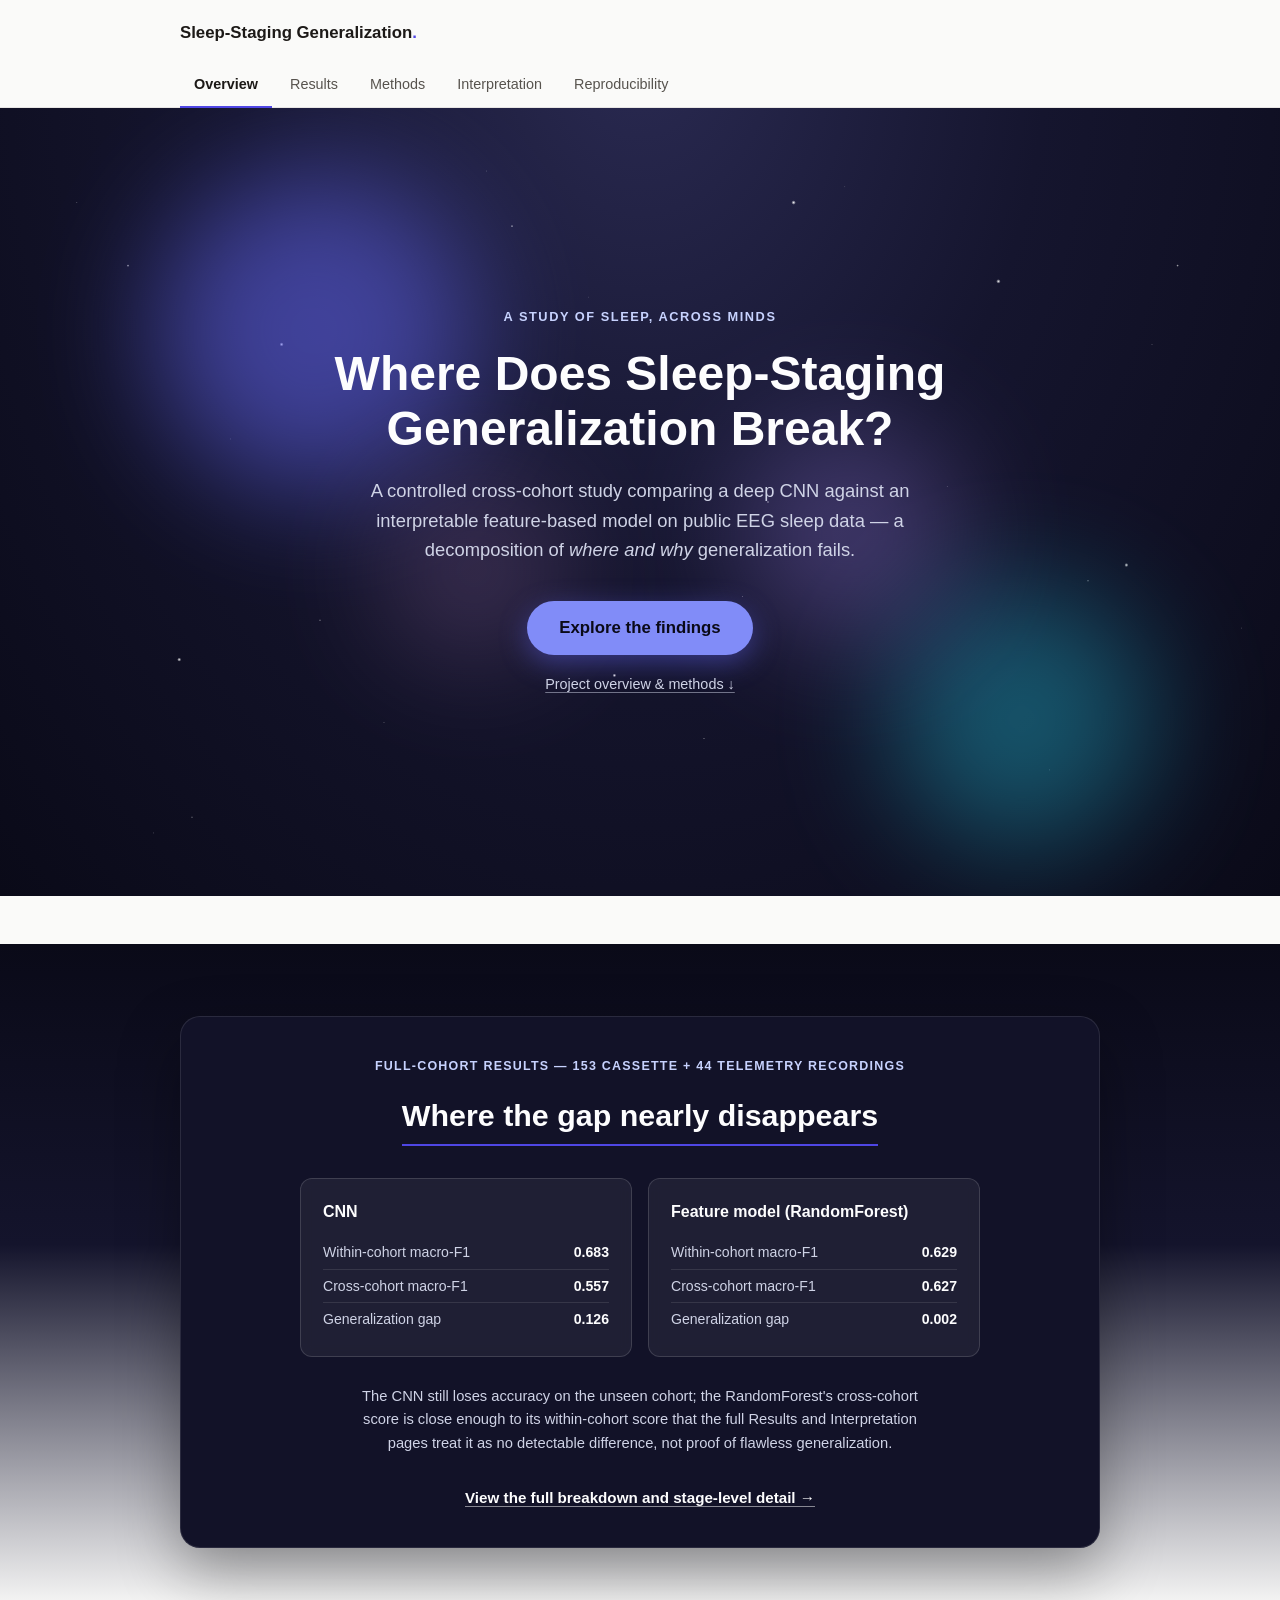
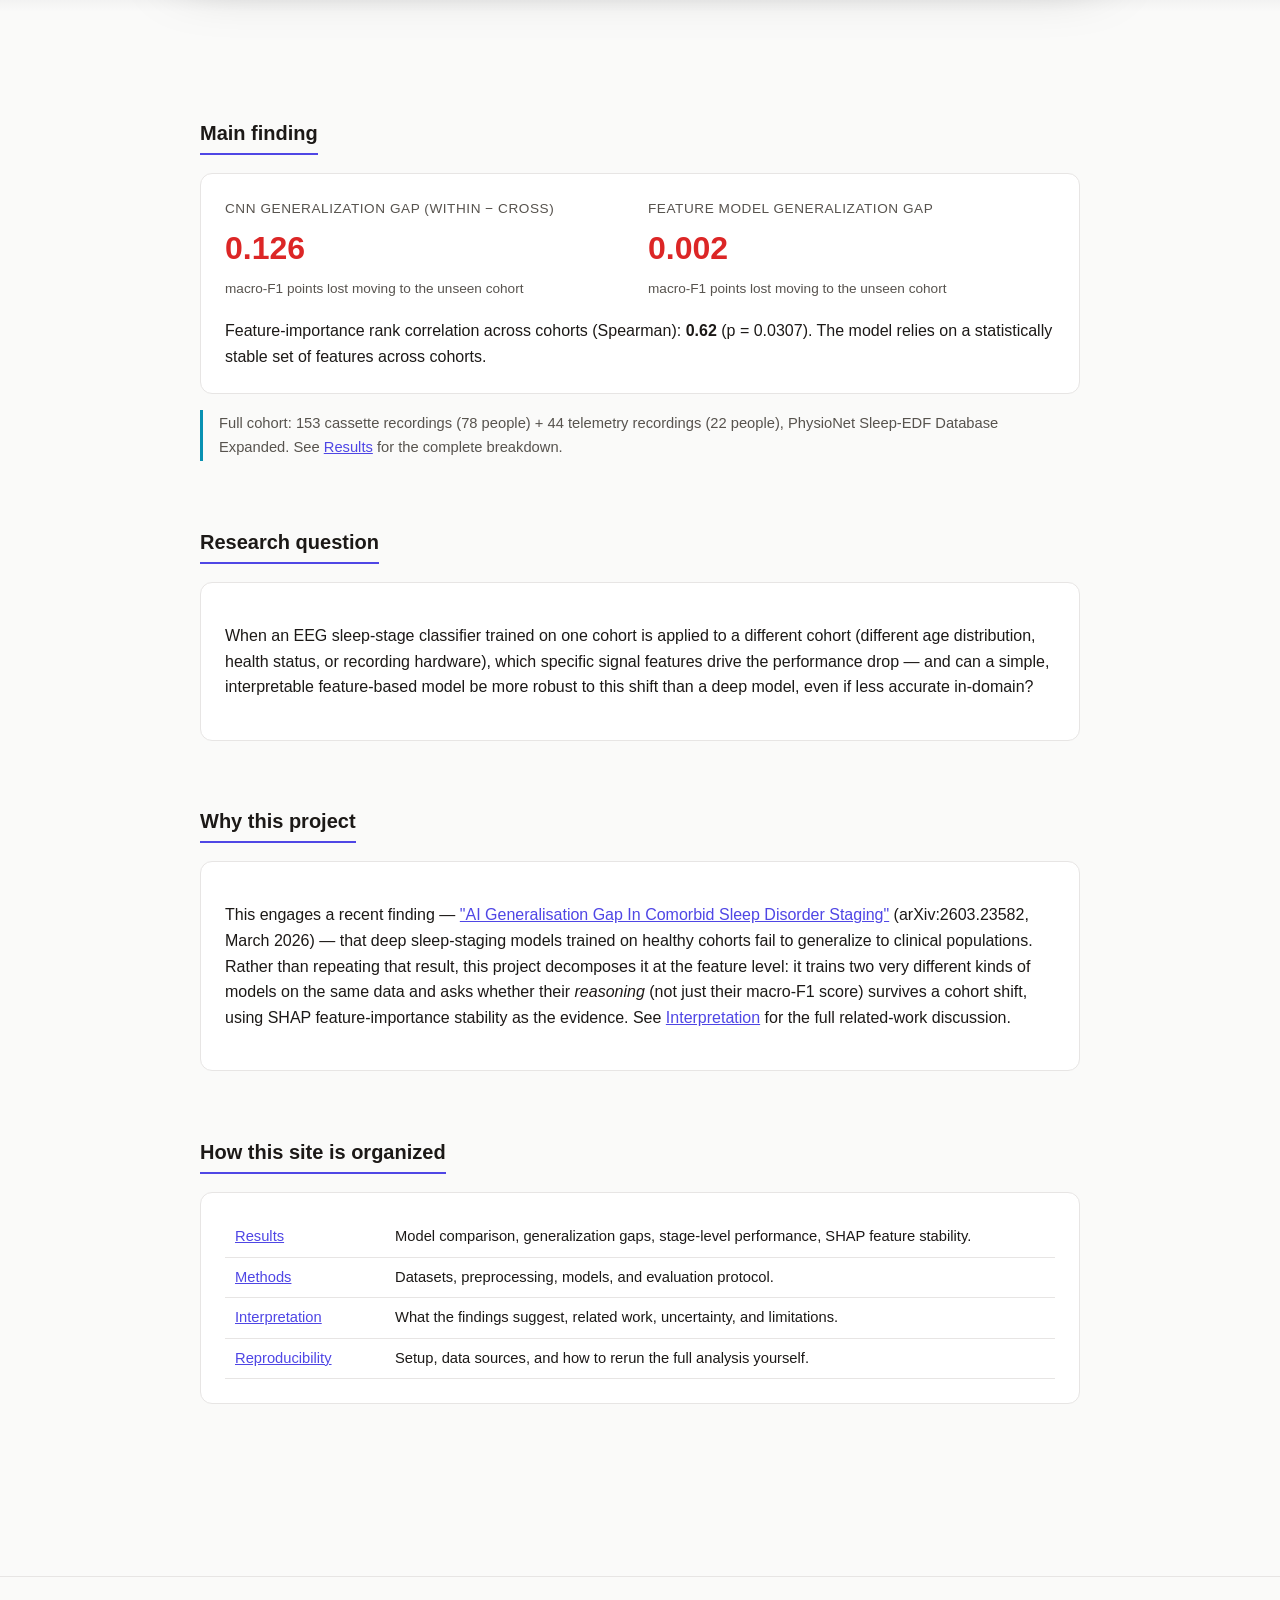
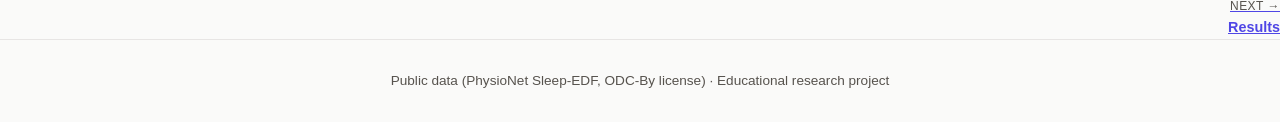
<file: site/index.html>
<!doctype html>
<html lang="en">
<head>
<meta charset="utf-8">
<meta name="viewport" content="width=device-width, initial-scale=1">
<title>Overview · Sleep-Staging Generalization Gap</title>
<meta name="description" content="Overview of a controlled cross-cohort study of EEG sleep-stage classifier generalization.">
<link rel="stylesheet" href="styles.css">
</head>
<body class="page-welcome">
<a class="skip-link" href="#main-content">Skip to content</a>
<div class="site-header">
  <div class="site-header-inner">
    <a class="site-title" href="index.html">Sleep-Staging Generalization<span class="dot">.</span></a>
  </div>
  <nav class="site-nav" aria-label="Primary"><a href="index.html" class="active" aria-current="page">Overview</a>
    <a href="results.html">Results</a>
    <a href="methods.html">Methods</a>
    <a href="interpretation.html">Interpretation</a>
    <a href="reproducibility.html">Reproducibility</a></nav>
</div>

<main id="main-content" tabindex="-1">
<section class="welcome-hero" id="welcome-hero" aria-label="Welcome">
  <div class="welcome-sky" aria-hidden="true">
    <div class="welcome-stars">
      <div class="welcome-stars-near"></div>
    </div>
    <div class="welcome-glow welcome-glow-1"></div>
    <div class="welcome-glow welcome-glow-2"></div>
    <div class="welcome-glow welcome-glow-3"></div>
    <div class="welcome-glow welcome-glow-4"></div>
  </div>
  <div class="welcome-content">
    <p class="welcome-eyebrow">A study of sleep, across minds</p>
    <h1 class="welcome-title">Where Does Sleep-Staging Generalization Break?</h1>
    <p class="welcome-sub">A controlled cross-cohort study comparing a deep CNN against an interpretable feature-based model on public EEG sleep data &mdash; a decomposition of <em>where and why</em> generalization fails.</p>
    <div class="welcome-actions">
      <a class="welcome-cta" id="explore-cta" href="#results-preview">Explore the findings</a>
      <a class="welcome-secondary" href="#overview-detail">Project overview &amp; methods &darr;</a>
    </div>
  </div>
</section>

<section class="results-preview" id="results-preview" aria-label="Results preview">
  <div class="results-preview-inner">
    <div class="results-preview-panel">
      <p class="results-preview-eyebrow">Full-cohort results &mdash; 153 cassette + 44 telemetry recordings</p>
      <h2 class="results-preview-title">Where the gap nearly disappears</h2>
      <div id="preview-card"></div>
      <p class="results-preview-note" id="preview-note">Loading results&hellip;</p>
      <a class="results-preview-link" href="results.html">View the full breakdown and stage-level detail &rarr;</a>
    </div>
  </div>
</section>

<div id="overview-detail">

<section id="headline">
  <h2>Main finding</h2>
  <div id="headline-card" class="card"></div>
  <p class="note">Full cohort: 153 cassette recordings (78 people) + 44 telemetry recordings (22 people), PhysioNet Sleep-EDF Database Expanded. See <a href="results.html">Results</a> for the complete breakdown.</p>
</section>

<section id="question">
  <h2>Research question</h2>
  <div class="card">
    <p>When an EEG sleep-stage classifier trained on one cohort is applied to a different cohort (different age distribution, health status, or recording hardware), which specific signal features drive the performance drop &mdash; and can a simple, interpretable feature-based model be more robust to this shift than a deep model, even if less accurate in-domain?</p>
  </div>
</section>

<section id="why">
  <h2>Why this project</h2>
  <div class="card">
    <p>This engages a recent finding &mdash; <a href="https://www.alphaxiv.org/abs/2603.23582" target="_blank" rel="noopener">"AI Generalisation Gap In Comorbid Sleep Disorder Staging"</a> (arXiv:2603.23582, March 2026) &mdash; that deep sleep-staging models trained on healthy cohorts fail to generalize to clinical populations. Rather than repeating that result, this project decomposes it at the feature level: it trains two very different kinds of models on the same data and asks whether their <em>reasoning</em> (not just their macro-F1 score) survives a cohort shift, using SHAP feature-importance stability as the evidence. See <a href="interpretation.html">Interpretation</a> for the full related-work discussion.</p>
  </div>
</section>

<section id="map">
  <h2>How this site is organized</h2>
  <div class="card">
    <table>
      <tbody>
        <tr><td style="width:160px;"><a href="results.html">Results</a></td><td>Model comparison, generalization gaps, stage-level performance, SHAP feature stability.</td></tr>
        <tr><td><a href="methods.html">Methods</a></td><td>Datasets, preprocessing, models, and evaluation protocol.</td></tr>
        <tr><td><a href="interpretation.html">Interpretation</a></td><td>What the findings suggest, related work, uncertainty, and limitations.</td></tr>
        <tr><td><a href="reproducibility.html">Reproducibility</a></td><td>Setup, data sources, and how to rerun the full analysis yourself.</td></tr>
      </tbody>
    </table>
  </div>
</section>

</div>

<script>
(function () {
  var hero = document.getElementById("welcome-hero");
  var cta = document.getElementById("explore-cta");
  var preview = document.getElementById("results-preview");
  if (!hero || !cta || !preview) return;

  var reduceMotion = window.matchMedia && window.matchMedia("(prefers-reduced-motion: reduce)").matches;

  cta.addEventListener("click", function (e) {
    e.preventDefault();
    if (!reduceMotion) {
      hero.classList.add("hero-exit");
    }
    var delay = reduceMotion ? 0 : 380;
    setTimeout(function () {
      preview.scrollIntoView({ behavior: reduceMotion ? "auto" : "smooth", block: "start" });
      // Move focus for keyboard/screen-reader users once the destination is in view.
      preview.setAttribute("tabindex", "-1");
      preview.focus({ preventScroll: true });
    }, delay);
  });

  if (reduceMotion || typeof IntersectionObserver === "undefined") {
    preview.classList.add("visible");
  } else {
    var observer = new IntersectionObserver(function (entries) {
      entries.forEach(function (entry) {
        if (entry.isIntersecting) {
          preview.classList.add("visible");
          observer.unobserve(preview);
        }
      });
    }, { threshold: 0.15 });
    observer.observe(preview);
  }
})();
</script>

<script>
const RESULTS = {"within_cassette_cnn": {"label": "within-cassette CNN", "macro_f1": 0.6833960430223183, "macro_f1_ci": [0.6813310960657173, 0.6853881737444961], "per_class_f1": {"W": 0.9505335619418072, "N1": 0.38107624776459115, "N2": 0.7500687884068605, "N3": 0.6870259826397901, "REM": 0.6482756343585426}, "confusion_matrix": [[260008, 18512, 347, 309, 6257], [873, 12892, 3360, 350, 4047], [366, 10102, 44979, 8939, 4746], [11, 124, 938, 11912, 54], [387, 4509, 1177, 128, 19634]], "n_test_epochs": 414961}, "within_cassette_feature": {"label": "within-cassette feature model", "macro_f1": 0.6285315236474852, "macro_f1_ci": [0.6264087193472945, 0.630489141751382], "per_class_f1": {"W": 0.9175381983593173, "N1": 0.2927252259104877, "N2": 0.7509839395670665, "N3": 0.6913265306122449, "REM": 0.4900837237883094}, "confusion_matrix": [[247800, 21561, 2550, 2415, 11107], [2108, 9621, 3895, 219, 5679], [2512, 7081, 47321, 5741, 6477], [482, 35, 1094, 11382, 46], [1806, 5914, 2032, 132, 15951]], "n_test_epochs": 414961}, "cross_cnn": {"label": "cassette->telemetry CNN", "macro_f1": 0.5573168767395588, "macro_f1_ci": [0.5524205819145099, 0.5618878157794747], "per_class_f1": {"W": 0.1956168831168831, "N1": 0.35338709677419355, "N2": 0.7978657132797053, "N3": 0.7864897466827503, "REM": 0.6532249438442614}, "confusion_matrix": [[482, 2681, 18, 2, 1240], [12, 2191, 136, 0, 1314], [5, 2368, 14729, 1126, 1623], [0, 67, 1393, 4890, 65], [6, 1440, 794, 2, 6107]], "n_test_epochs": 42691}, "cross_feature": {"label": "cassette->telemetry feature model", "macro_f1": 0.6270067920956552, "macro_f1_ci": [0.6220759599369822, 0.6325550423875099], "per_class_f1": {"W": 0.5786951713969776, "N1": 0.37506284565108094, "N2": 0.8001082690485858, "N3": 0.7471256901591425, "REM": 0.6340419842224896}, "confusion_matrix": [[2355, 1636, 31, 19, 382], [356, 1865, 487, 49, 896], [213, 1211, 14780, 3065, 582], [65, 11, 581, 5751, 7], [727, 1569, 1215, 96, 4742]], "n_test_epochs": 42691}, "feature_stability": {"cohort_a": "cassette", "cohort_b": "telemetry", "feature_importance_a": {"relpow_delta": 0.042516269701346726, "relpow_theta": 0.020111494660519123, "relpow_alpha": 0.03759073254714268, "relpow_sigma": 0.03717672801109991, "relpow_beta": 0.05876967655990319, "spectral_edge_95": 0.026164724184648682, "spectral_entropy": 0.022359280126218732, "hjorth_activity": 0.0, "hjorth_mobility": 0.021124712694443996, "hjorth_complexity": 0.010793996082818337, "mean_abs_amplitude": 0.04127312710990858, "zero_crossing_rate": 0.02472303470719026}, "feature_importance_b": {"relpow_delta": 0.048008992680854096, "relpow_theta": 0.03699034088246733, "relpow_alpha": 0.013066290152842344, "relpow_sigma": 0.05066992171937356, "relpow_beta": 0.0635468217363225, "spectral_edge_95": 0.034332545442129325, "spectral_entropy": 0.011370832275490773, "hjorth_activity": 3.0718488789108716e-05, "hjorth_mobility": 0.012160261976494446, "hjorth_complexity": 0.019693689865235325, "mean_abs_amplitude": 0.02021919802335972, "zero_crossing_rate": 0.00977455767202757}, "spearman_rank_correlation": 0.6223776223776225, "spearman_pvalue": 0.03067589506164015}, "generalization_gap": {"cnn_gap": 0.1260791662827595, "feature_gap": 0.001524731551829972}};

function fmt(x, d=3) { return (x === undefined || x === null) ? "–" : x.toFixed(d); }

function renderHeadline() {
  const el = document.getElementById("headline-card");
  if (!el) return;
  if (!RESULTS || !RESULTS.generalization_gap) {
    el.innerHTML = '<p class="no-data">No results yet.</p>';
    return;
  }
  const gap = RESULTS.generalization_gap;
  const stab = RESULTS.feature_stability;
  el.innerHTML = `
    <div class="grid-2">
      <div>
        <div class="metric-label">CNN generalization gap (within − cross)</div>
        <div class="metric-value ${gap.cnn_gap > 0 ? 'gap-bad' : 'gap-good'}">${fmt(gap.cnn_gap)}</div>
        <div class="metric-ci">macro-F1 points lost moving to the unseen cohort</div>
      </div>
      <div>
        <div class="metric-label">Feature model generalization gap</div>
        <div class="metric-value ${gap.feature_gap > 0 ? 'gap-bad' : 'gap-good'}">${fmt(gap.feature_gap)}</div>
        <div class="metric-ci">macro-F1 points lost moving to the unseen cohort</div>
      </div>
    </div>
    <p style="margin-top:18px;margin-bottom:0;">Feature-importance rank correlation across cohorts (Spearman): <strong>${fmt(stab ? stab.spearman_rank_correlation : null, 2)}</strong> (p = ${stab ? fmt(stab.spearman_pvalue, 4) : '–'}). ${stab && stab.spearman_pvalue < 0.05 ? 'The model relies on a statistically stable set of features across cohorts.' : 'There is no statistically significant evidence of stable feature reliance across cohorts at this sample size.'}</p>
  `;
}

function bar(label, value, max, color) {
  const pct = Math.max(0, Math.min(100, (value / max) * 100));
  return `<div class="bar-row">
    <div class="bar-label">${label}</div>
    <div class="bar-track"><div class="bar-fill" style="width:${pct}%;background:${color}"></div></div>
    <div class="bar-val">${fmt(value, 2)}</div>
  </div>`;
}

function renderComparison() {
  const el = document.getElementById("comparison-card");
  if (!el) return;
  const r = RESULTS;
  if (!r || !r.within_cassette_cnn) { el.innerHTML = '<p class="no-data">No results yet.</p>'; return; }
  el.innerHTML = `
    <p style="color:var(--text-muted);margin-top:0;">Macro-F1, higher is better. "Within" = recording-grouped cross-validation on the cassette cohort (see Methods for a caveat on this grouping). "Cross" = trained on cassette, tested on the unseen telemetry cohort.</p>
    ${bar("CNN (within)", r.within_cassette_cnn.macro_f1, 1, "var(--accent)")}
    ${bar("CNN (cross)", r.cross_cnn.macro_f1, 1, "var(--accent-2)")}
    ${bar("Feature model (within)", r.within_cassette_feature.macro_f1, 1, "var(--accent)")}
    ${bar("Feature model (cross)", r.cross_feature.macro_f1, 1, "var(--accent-2)")}
    <div class="table-scroll">
    <table style="margin-top:20px;">
      <thead><tr><th scope="col">Model</th><th scope="col">Setting</th><th scope="col">Macro-F1</th><th scope="col">95% CI</th><th scope="col">N epochs</th></tr></thead>
      <tbody>
        <tr><td>CNN</td><td>Within-cohort</td><td>${fmt(r.within_cassette_cnn.macro_f1)}</td><td>${fmt(r.within_cassette_cnn.macro_f1_ci[0])}–${fmt(r.within_cassette_cnn.macro_f1_ci[1])}</td><td>${r.within_cassette_cnn.n_test_epochs}</td></tr>
        <tr><td>CNN</td><td>Cross-cohort</td><td>${fmt(r.cross_cnn.macro_f1)}</td><td>${fmt(r.cross_cnn.macro_f1_ci[0])}–${fmt(r.cross_cnn.macro_f1_ci[1])}</td><td>${r.cross_cnn.n_test_epochs}</td></tr>
        <tr><td>Feature model</td><td>Within-cohort</td><td>${fmt(r.within_cassette_feature.macro_f1)}</td><td>${fmt(r.within_cassette_feature.macro_f1_ci[0])}–${fmt(r.within_cassette_feature.macro_f1_ci[1])}</td><td>${r.within_cassette_feature.n_test_epochs}</td></tr>
        <tr><td>Feature model</td><td>Cross-cohort</td><td>${fmt(r.cross_feature.macro_f1)}</td><td>${fmt(r.cross_feature.macro_f1_ci[0])}–${fmt(r.cross_feature.macro_f1_ci[1])}</td><td>${r.cross_feature.n_test_epochs}</td></tr>
      </tbody>
    </table>
    </div>
  `;
}

function renderPreview() {
  var card = document.getElementById("preview-card");
  var note = document.getElementById("preview-note");
  if (!card) return;
  var r = RESULTS;
  if (!r || !r.within_cassette_cnn) {
    card.innerHTML = '<p class="no-data">No results yet.</p>';
    if (note) note.textContent = "";
    return;
  }
  var gap = r.generalization_gap;
  function row(label, value) {
    return '<div class="preview-row"><span>' + label + '</span><strong>' + fmt(value, 3) + '</strong></div>';
  }
  function gapRow(value) {
    var cls = value <= 0.02 ? "preview-gap-good" : "preview-gap-bad";
    return '<div class="preview-row"><span>Generalization gap</span><strong class="' + cls + '">' + fmt(value, 3) + '</strong></div>';
  }
  card.innerHTML =
    '<div class="preview-grid">' +
      '<div class="preview-model-card">' +
        '<p class="preview-model-name">CNN</p>' +
        row("Within-cohort macro-F1", r.within_cassette_cnn.macro_f1) +
        row("Cross-cohort macro-F1", r.cross_cnn.macro_f1) +
        gapRow(gap.cnn_gap) +
      '</div>' +
      '<div class="preview-model-card">' +
        '<p class="preview-model-name">Feature model (RandomForest)</p>' +
        row("Within-cohort macro-F1", r.within_cassette_feature.macro_f1) +
        row("Cross-cohort macro-F1", r.cross_feature.macro_f1) +
        gapRow(gap.feature_gap) +
      '</div>' +
    '</div>';
  if (note) {
    note.textContent = "The CNN still loses accuracy on the unseen cohort; the RandomForest's cross-cohort score is close enough to its within-cohort score that the full Results and Interpretation pages treat it as no detectable difference, not proof of flawless generalization.";
  }
}

function renderStageLevel() {
  const el = document.getElementById("stage-card");
  if (!el) return;
  const r = RESULTS;
  if (!r || !r.within_cassette_cnn) { el.innerHTML = '<p class="no-data">No results yet.</p>'; return; }
  const stages = ["W", "N1", "N2", "N3", "REM"];
  const rows = stages.map(s => `
    <tr>
      <td>${s}</td>
      <td>${fmt(r.within_cassette_cnn.per_class_f1[s], 2)}</td>
      <td>${fmt(r.cross_cnn.per_class_f1[s], 2)}</td>
      <td>${fmt(r.within_cassette_feature.per_class_f1[s], 2)}</td>
      <td>${fmt(r.cross_feature.per_class_f1[s], 2)}</td>
    </tr>
  `).join("");
  el.innerHTML = `
    <p style="color:var(--text-muted);margin-top:0;">Per-class F1 by sleep stage. The CNN's Wake (W) score collapses cross-cohort while the feature model's holds steady &mdash; the clearest single signal behind the overall generalization gap.</p>
    <div class="table-scroll">
    <table>
      <thead><tr><th scope="col">Stage</th><th scope="col">CNN (within)</th><th scope="col">CNN (cross)</th><th scope="col">Feature (within)</th><th scope="col">Feature (cross)</th></tr></thead>
      <tbody>${rows}</tbody>
    </table>
    </div>
  `;
}

function renderInterp() {
  const el = document.getElementById("interp-card");
  if (!el) return;
  const stab = RESULTS ? RESULTS.feature_stability : null;
  if (!stab) { el.innerHTML = '<p class="no-data">No results yet.</p>'; return; }
  const feats = Object.keys(stab.feature_importance_a);
  let rows = feats.map(f => `
    <tr><td>${f}</td><td>${fmt(stab.feature_importance_a[f], 3)}</td><td>${fmt(stab.feature_importance_b[f], 3)}</td></tr>
  `).join("");
  el.innerHTML = `
    <p style="color:var(--text-muted);margin-top:0;">Mean |SHAP value| per feature, computed independently on each cohort (cassette = A, telemetry = B). Similar rankings across columns mean the model's reasoning transfers; divergent rankings point to which cues are cohort-specific.</p>
    <div class="table-scroll">
    <table>
      <thead><tr><th scope="col">Feature</th><th scope="col">Importance (cassette)</th><th scope="col">Importance (telemetry)</th></tr></thead>
      <tbody>${rows}</tbody>
    </table>
    </div>
  `;
}

renderHeadline();
renderComparison();
renderPreview();
renderStageLevel();
renderInterp();
</script>

<div class="page-nav-footer"><span></span><a href="results.html" style="text-align:right;"><span class="dir">Next &rarr;</span>Results</a></div>
</main>
<footer class="site-footer">
  Public data (PhysioNet Sleep-EDF, ODC-By license) &middot; Educational research project
</footer>
</body>
</html>
</file>
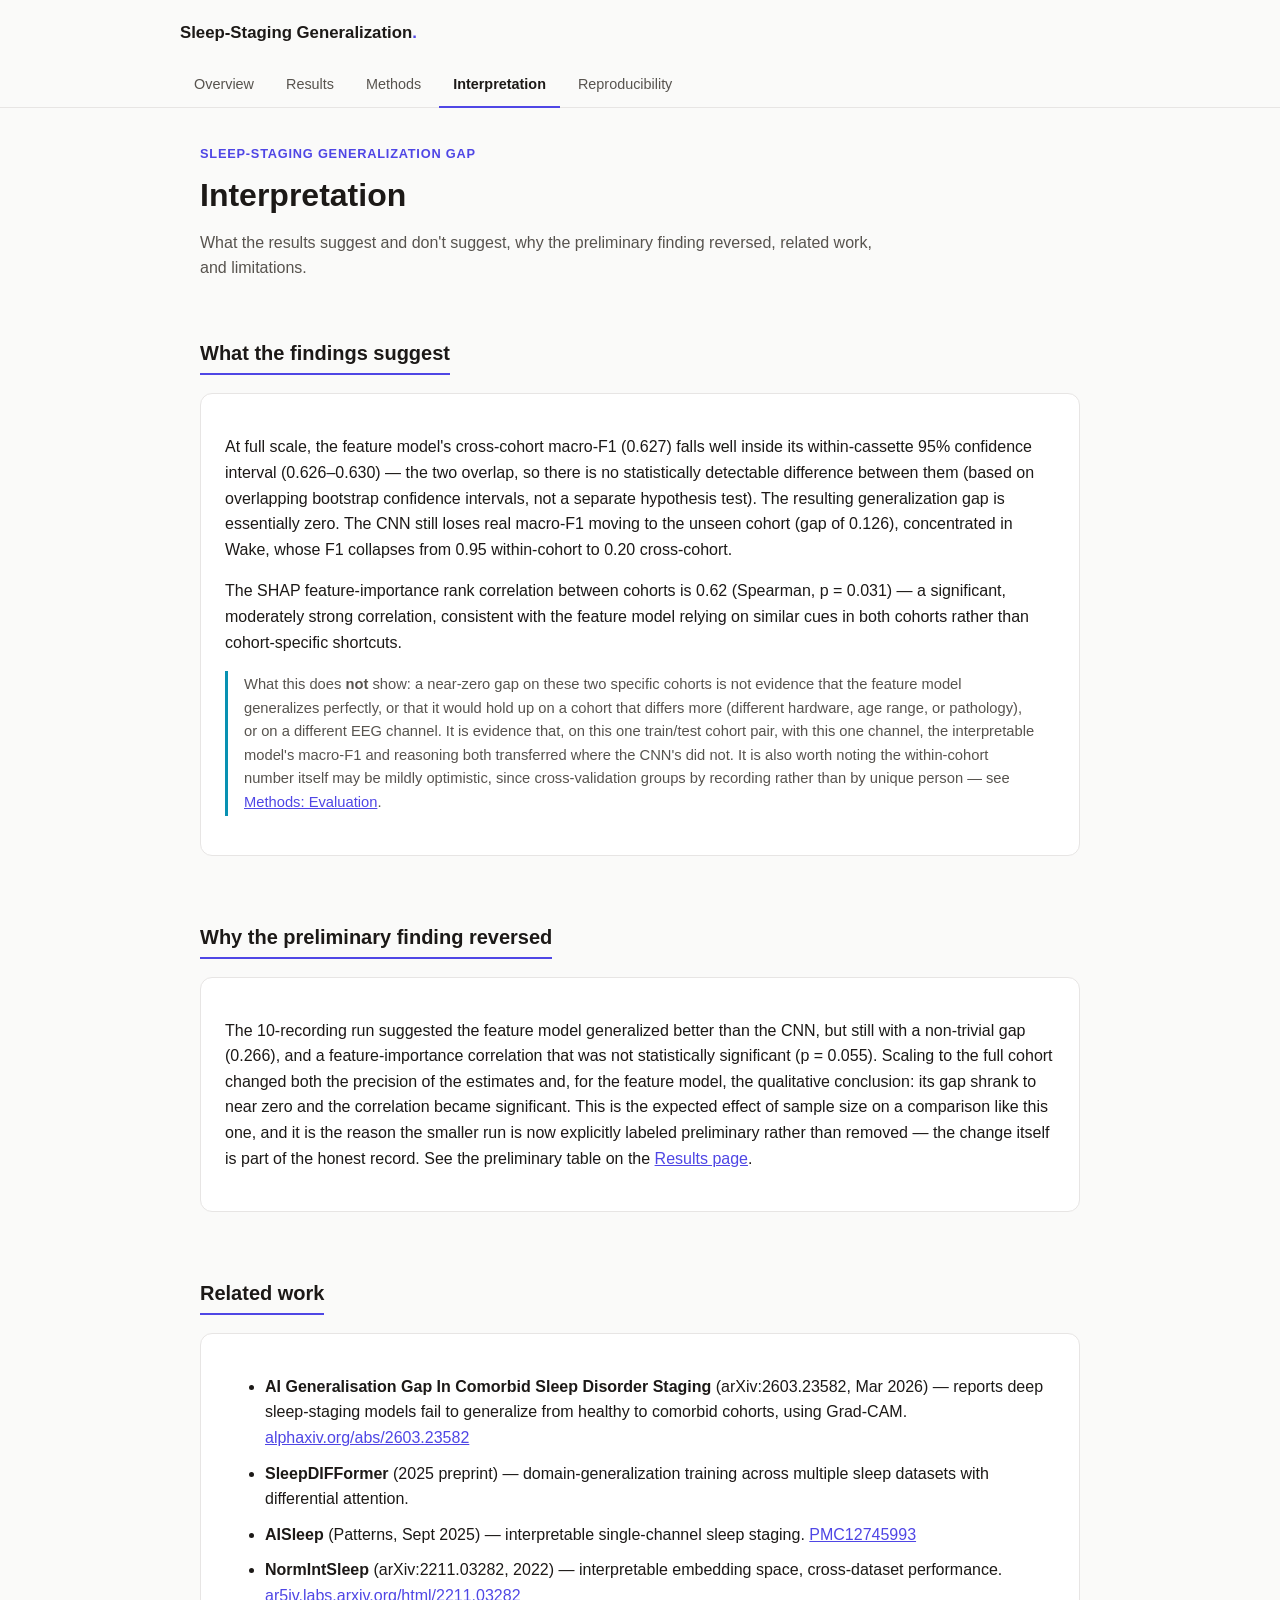
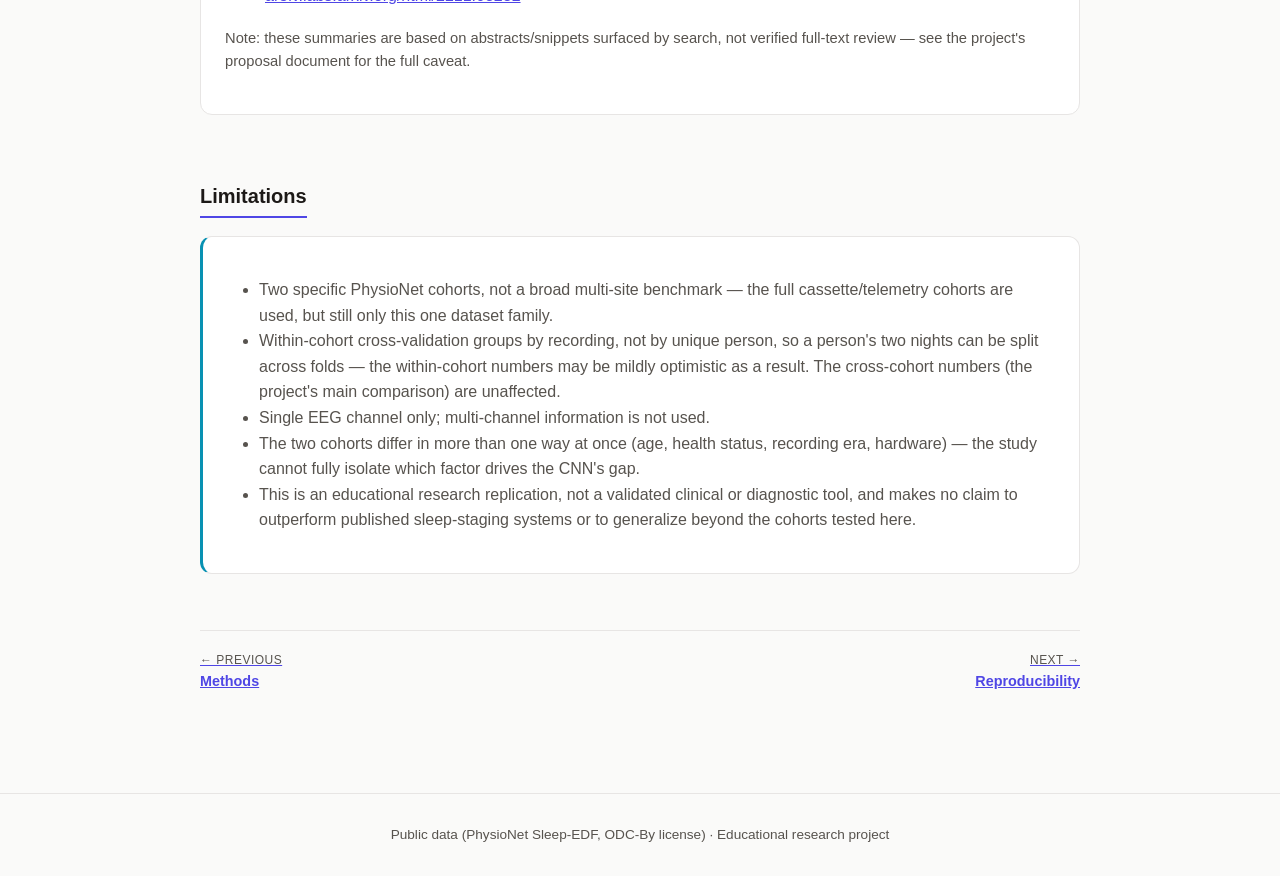
<file: site/interpretation.html>
<!doctype html>
<html lang="en">
<head>
<meta charset="utf-8">
<meta name="viewport" content="width=device-width, initial-scale=1">
<title>Interpretation · Sleep-Staging Generalization Gap</title>
<meta name="description" content="What the findings suggest, related work, uncertainty, and limitations.">
<link rel="stylesheet" href="styles.css">
</head>
<body class="">
<a class="skip-link" href="#main-content">Skip to content</a>
<div class="site-header">
  <div class="site-header-inner">
    <a class="site-title" href="index.html">Sleep-Staging Generalization<span class="dot">.</span></a>
  </div>
  <nav class="site-nav" aria-label="Primary"><a href="index.html">Overview</a>
    <a href="results.html">Results</a>
    <a href="methods.html">Methods</a>
    <a href="interpretation.html" class="active" aria-current="page">Interpretation</a>
    <a href="reproducibility.html">Reproducibility</a></nav>
</div>
<div class="page-head">
  <div class="eyebrow">Sleep-staging generalization gap</div>
  <h1>Interpretation</h1>
  <p class="dek">What the results suggest and don't suggest, why the preliminary finding reversed, related work, and limitations.</p>
</div>
<main id="main-content" tabindex="-1">
<section id="what-it-means">
  <h2>What the findings suggest</h2>
  <div class="card">
    <p>At full scale, the feature model's cross-cohort macro-F1 (0.627) falls well inside its within-cassette 95% confidence interval (0.626&ndash;0.630) &mdash; the two overlap, so there is no statistically detectable difference between them (based on overlapping bootstrap confidence intervals, not a separate hypothesis test). The resulting generalization gap is essentially zero. The CNN still loses real macro-F1 moving to the unseen cohort (gap of 0.126), concentrated in Wake, whose F1 collapses from 0.95 within-cohort to 0.20 cross-cohort.</p>
    <p>The SHAP feature-importance rank correlation between cohorts is 0.62 (Spearman, p = 0.031) &mdash; a significant, moderately strong correlation, consistent with the feature model relying on similar cues in both cohorts rather than cohort-specific shortcuts.</p>
    <p class="note">What this does <strong>not</strong> show: a near-zero gap on these two specific cohorts is not evidence that the feature model generalizes perfectly, or that it would hold up on a cohort that differs more (different hardware, age range, or pathology), or on a different EEG channel. It is evidence that, on this one train/test cohort pair, with this one channel, the interpretable model's macro-F1 and reasoning both transferred where the CNN's did not. It is also worth noting the within-cohort number itself may be mildly optimistic, since cross-validation groups by recording rather than by unique person &mdash; see <a href="methods.html#evaluation">Methods: Evaluation</a>.</p>
  </div>
</section>

<section id="why-reversed">
  <h2>Why the preliminary finding reversed</h2>
  <div class="card">
    <p>The 10-recording run suggested the feature model generalized better than the CNN, but still with a non-trivial gap (0.266), and a feature-importance correlation that was not statistically significant (p = 0.055). Scaling to the full cohort changed both the precision of the estimates and, for the feature model, the qualitative conclusion: its gap shrank to near zero and the correlation became significant. This is the expected effect of sample size on a comparison like this one, and it is the reason the smaller run is now explicitly labeled preliminary rather than removed &mdash; the change itself is part of the honest record. See the preliminary table on the <a href="results.html#preliminary">Results page</a>.</p>
  </div>
</section>

<section id="related">
  <h2>Related work</h2>
  <div class="card">
    <ul class="refs">
      <li><strong>AI Generalisation Gap In Comorbid Sleep Disorder Staging</strong> (arXiv:2603.23582, Mar 2026) &mdash; reports deep sleep-staging models fail to generalize from healthy to comorbid cohorts, using Grad-CAM. <a href="https://www.alphaxiv.org/abs/2603.23582" target="_blank" rel="noopener">alphaxiv.org/abs/2603.23582</a></li>
      <li><strong>SleepDIFFormer</strong> (2025 preprint) &mdash; domain-generalization training across multiple sleep datasets with differential attention.</li>
      <li><strong>AISleep</strong> (Patterns, Sept 2025) &mdash; interpretable single-channel sleep staging. <a href="https://www.ncbi.nlm.nih.gov/pmc/articles/PMC12745993/" target="_blank" rel="noopener">PMC12745993</a></li>
      <li><strong>NormIntSleep</strong> (arXiv:2211.03282, 2022) &mdash; interpretable embedding space, cross-dataset performance. <a href="https://ar5iv.labs.arxiv.org/html/2211.03282" target="_blank" rel="noopener">ar5iv.labs.arxiv.org/html/2211.03282</a></li>
    </ul>
    <p class="note" style="border-left:none;padding-left:0;">Note: these summaries are based on abstracts/snippets surfaced by search, not verified full-text review &mdash; see the project's proposal document for the full caveat.</p>
  </div>
</section>

<section id="limitations">
  <h2>Limitations</h2>
  <div class="card limits">
    <ul>
      <li>Two specific PhysioNet cohorts, not a broad multi-site benchmark &mdash; the full cassette/telemetry cohorts are used, but still only this one dataset family.</li>
      <li>Within-cohort cross-validation groups by recording, not by unique person, so a person's two nights can be split across folds &mdash; the within-cohort numbers may be mildly optimistic as a result. The cross-cohort numbers (the project's main comparison) are unaffected.</li>
      <li>Single EEG channel only; multi-channel information is not used.</li>
      <li>The two cohorts differ in more than one way at once (age, health status, recording era, hardware) &mdash; the study cannot fully isolate which factor drives the CNN's gap.</li>
      <li>This is an educational research replication, not a validated clinical or diagnostic tool, and makes no claim to outperform published sleep-staging systems or to generalize beyond the cohorts tested here.</li>
    </ul>
  </div>
</section>

<div class="page-nav-footer"><a href="methods.html"><span class="dir">&larr; Previous</span>Methods</a><a href="reproducibility.html" style="text-align:right;"><span class="dir">Next &rarr;</span>Reproducibility</a></div>
</main>
<footer class="site-footer">
  Public data (PhysioNet Sleep-EDF, ODC-By license) &middot; Educational research project
</footer>
</body>
</html>
</file>
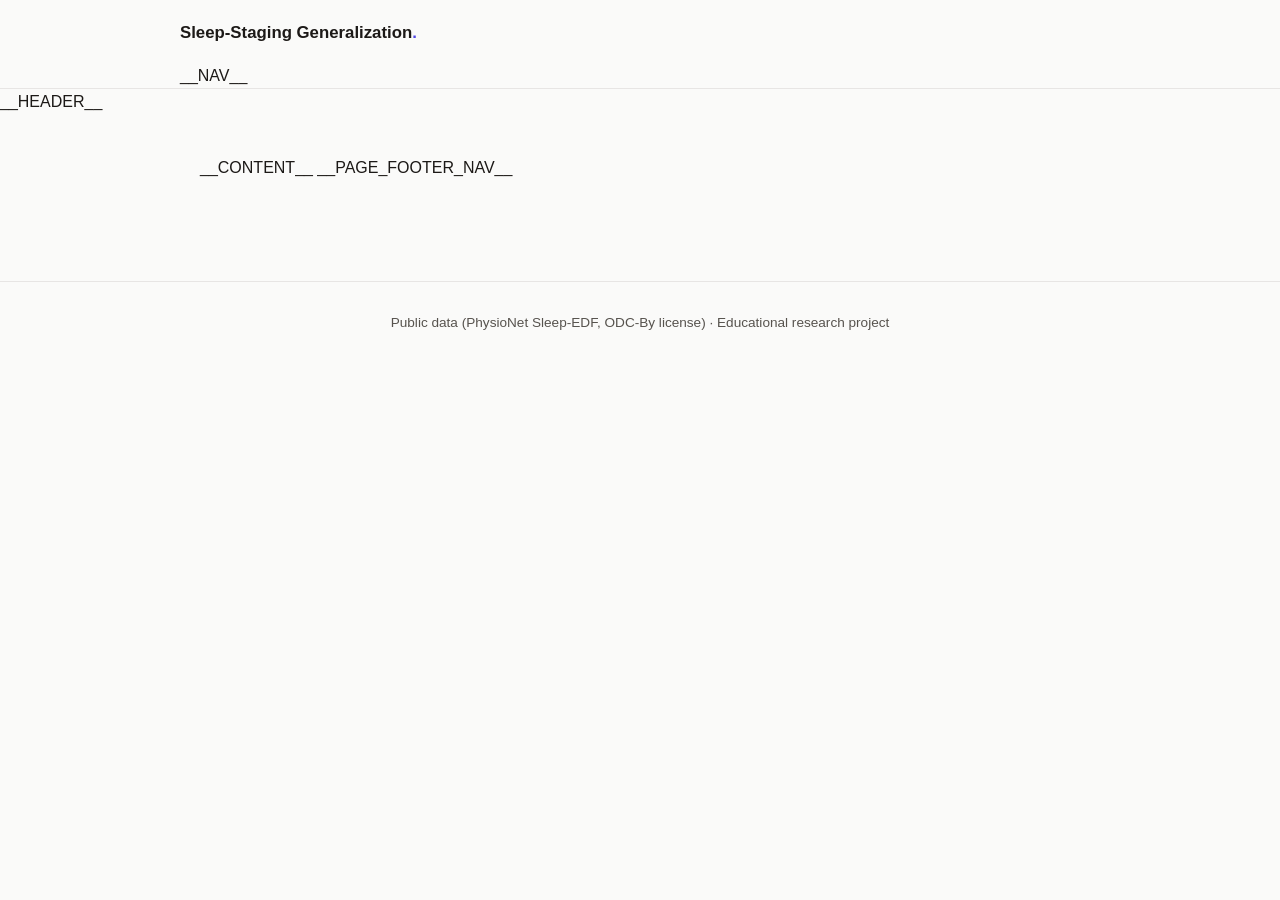
<file: site/layout.html>
<!doctype html>
<html lang="en">
<head>
<meta charset="utf-8">
<meta name="viewport" content="width=device-width, initial-scale=1">
<title>__PAGE_TITLE__ · Sleep-Staging Generalization Gap</title>
<meta name="description" content="__PAGE_DESCRIPTION__">
<link rel="stylesheet" href="styles.css">
</head>
<body class="__BODY_CLASS__">
<a class="skip-link" href="#main-content">Skip to content</a>
<div class="site-header">
  <div class="site-header-inner">
    <a class="site-title" href="index.html">Sleep-Staging Generalization<span class="dot">.</span></a>
  </div>
  <nav class="site-nav" aria-label="Primary">__NAV__</nav>
</div>
__HEADER__
<main id="main-content" tabindex="-1">
__CONTENT__
__PAGE_FOOTER_NAV__
</main>
<footer class="site-footer">
  Public data (PhysioNet Sleep-EDF, ODC-By license) &middot; Educational research project
</footer>
</body>
</html>
</file>
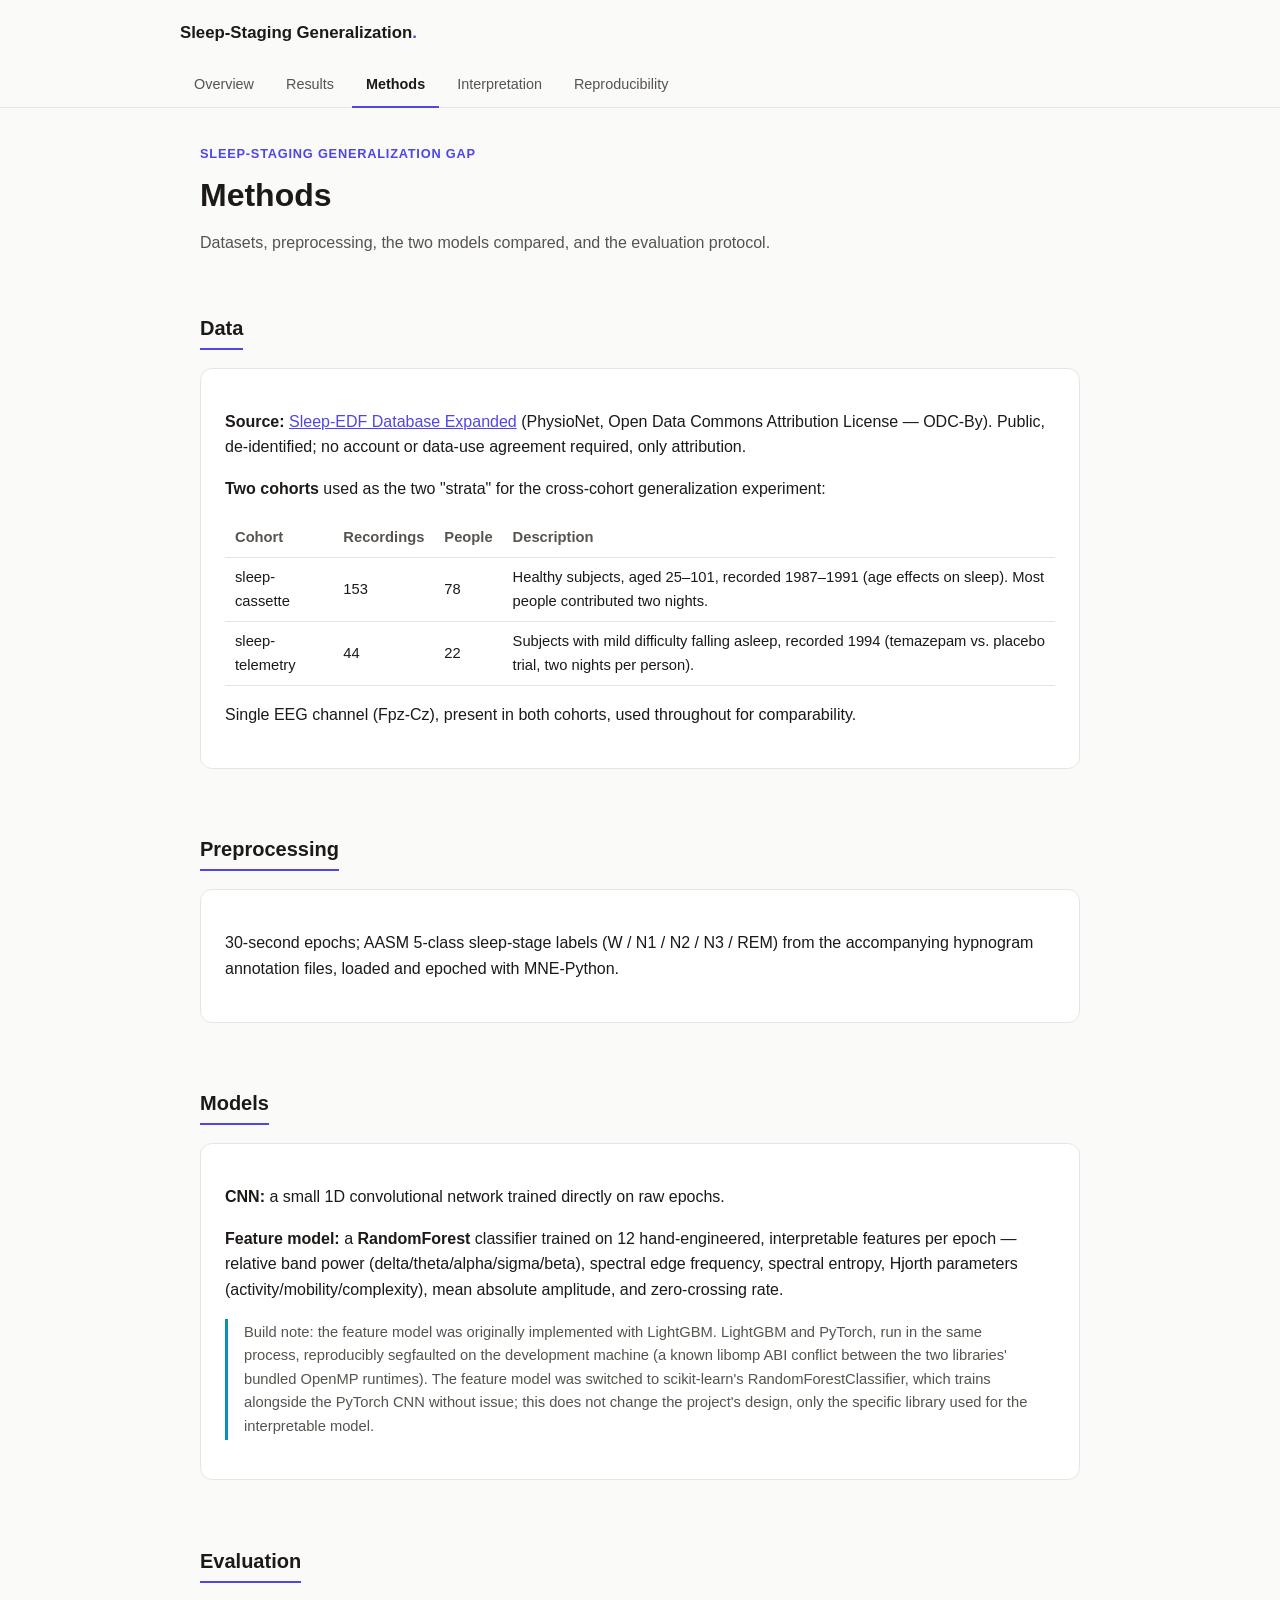
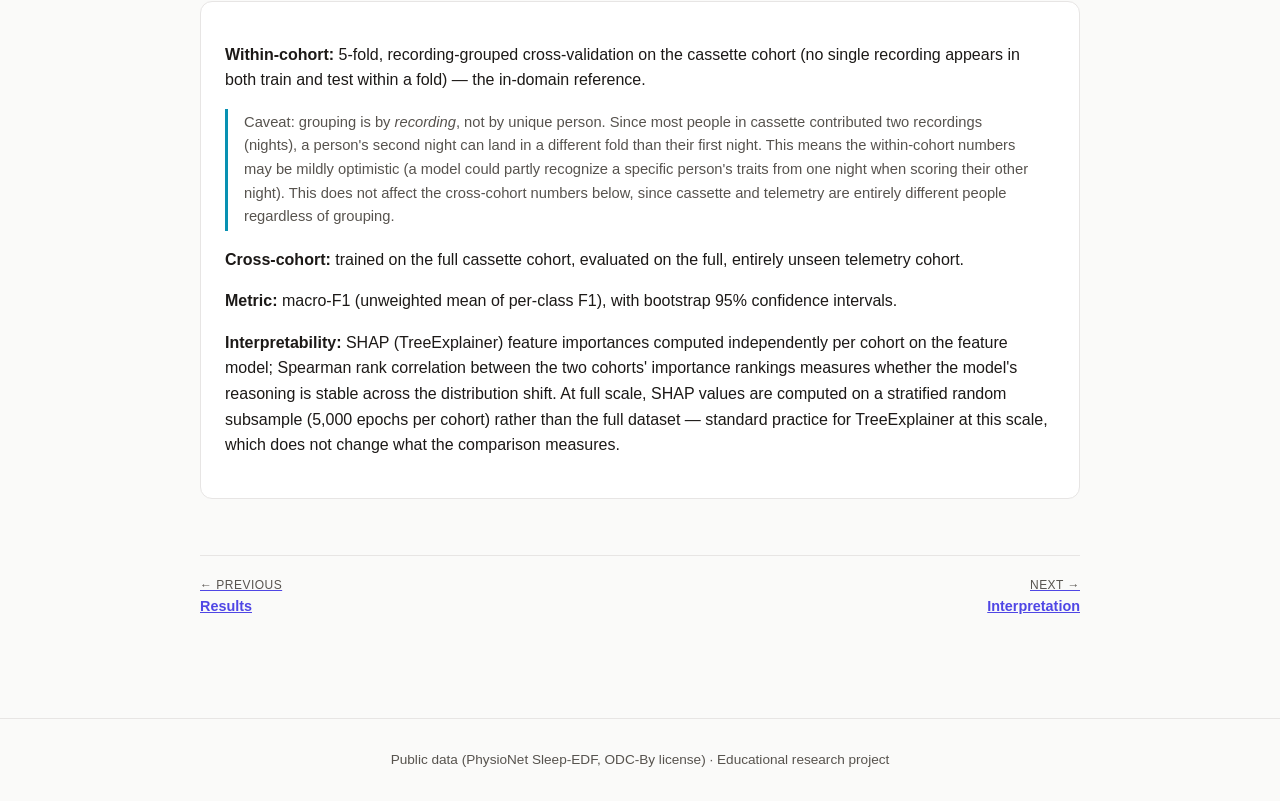
<file: site/methods.html>
<!doctype html>
<html lang="en">
<head>
<meta charset="utf-8">
<meta name="viewport" content="width=device-width, initial-scale=1">
<title>Methods · Sleep-Staging Generalization Gap</title>
<meta name="description" content="Datasets, preprocessing, models, and evaluation protocol.">
<link rel="stylesheet" href="styles.css">
</head>
<body class="">
<a class="skip-link" href="#main-content">Skip to content</a>
<div class="site-header">
  <div class="site-header-inner">
    <a class="site-title" href="index.html">Sleep-Staging Generalization<span class="dot">.</span></a>
  </div>
  <nav class="site-nav" aria-label="Primary"><a href="index.html">Overview</a>
    <a href="results.html">Results</a>
    <a href="methods.html" class="active" aria-current="page">Methods</a>
    <a href="interpretation.html">Interpretation</a>
    <a href="reproducibility.html">Reproducibility</a></nav>
</div>
<div class="page-head">
  <div class="eyebrow">Sleep-staging generalization gap</div>
  <h1>Methods</h1>
  <p class="dek">Datasets, preprocessing, the two models compared, and the evaluation protocol.</p>
</div>
<main id="main-content" tabindex="-1">
<section id="data">
  <h2>Data</h2>
  <div class="card">
    <p><strong>Source:</strong> <a href="https://physionet.org/content/sleep-edfx/1.0.0/" target="_blank" rel="noopener">Sleep-EDF Database Expanded</a> (PhysioNet, Open Data Commons Attribution License &mdash; ODC-By). Public, de-identified; no account or data-use agreement required, only attribution.</p>
    <p><strong>Two cohorts</strong> used as the two "strata" for the cross-cohort generalization experiment:</p>
    <table>
      <thead><tr><th scope="col">Cohort</th><th scope="col">Recordings</th><th scope="col">People</th><th scope="col">Description</th></tr></thead>
      <tbody>
        <tr><td>sleep-cassette</td><td>153</td><td>78</td><td>Healthy subjects, aged 25&ndash;101, recorded 1987&ndash;1991 (age effects on sleep). Most people contributed two nights.</td></tr>
        <tr><td>sleep-telemetry</td><td>44</td><td>22</td><td>Subjects with mild difficulty falling asleep, recorded 1994 (temazepam vs. placebo trial, two nights per person).</td></tr>
      </tbody>
    </table>
    <p>Single EEG channel (Fpz-Cz), present in both cohorts, used throughout for comparability.</p>
  </div>
</section>

<section id="preprocessing">
  <h2>Preprocessing</h2>
  <div class="card">
    <p>30-second epochs; AASM 5-class sleep-stage labels (W / N1 / N2 / N3 / REM) from the accompanying hypnogram annotation files, loaded and epoched with MNE-Python.</p>
  </div>
</section>

<section id="models">
  <h2>Models</h2>
  <div class="card">
    <p><strong>CNN:</strong> a small 1D convolutional network trained directly on raw epochs.</p>
    <p><strong>Feature model:</strong> a <strong>RandomForest</strong> classifier trained on 12 hand-engineered, interpretable features per epoch &mdash; relative band power (delta/theta/alpha/sigma/beta), spectral edge frequency, spectral entropy, Hjorth parameters (activity/mobility/complexity), mean absolute amplitude, and zero-crossing rate.</p>
    <p class="note">Build note: the feature model was originally implemented with LightGBM. LightGBM and PyTorch, run in the same process, reproducibly segfaulted on the development machine (a known libomp ABI conflict between the two libraries' bundled OpenMP runtimes). The feature model was switched to scikit-learn's RandomForestClassifier, which trains alongside the PyTorch CNN without issue; this does not change the project's design, only the specific library used for the interpretable model.</p>
  </div>
</section>

<section id="evaluation">
  <h2>Evaluation</h2>
  <div class="card">
    <p><strong>Within-cohort:</strong> 5-fold, recording-grouped cross-validation on the cassette cohort (no single recording appears in both train and test within a fold) &mdash; the in-domain reference.</p>
    <p class="note">Caveat: grouping is by <em>recording</em>, not by unique person. Since most people in cassette contributed two recordings (nights), a person's second night can land in a different fold than their first night. This means the within-cohort numbers may be mildly optimistic (a model could partly recognize a specific person's traits from one night when scoring their other night). This does not affect the cross-cohort numbers below, since cassette and telemetry are entirely different people regardless of grouping.</p>
    <p><strong>Cross-cohort:</strong> trained on the full cassette cohort, evaluated on the full, entirely unseen telemetry cohort.</p>
    <p><strong>Metric:</strong> macro-F1 (unweighted mean of per-class F1), with bootstrap 95% confidence intervals.</p>
    <p><strong>Interpretability:</strong> SHAP (TreeExplainer) feature importances computed independently per cohort on the feature model; Spearman rank correlation between the two cohorts' importance rankings measures whether the model's reasoning is stable across the distribution shift. At full scale, SHAP values are computed on a stratified random subsample (5,000 epochs per cohort) rather than the full dataset &mdash; standard practice for TreeExplainer at this scale, which does not change what the comparison measures.</p>
  </div>
</section>

<div class="page-nav-footer"><a href="results.html"><span class="dir">&larr; Previous</span>Results</a><a href="interpretation.html" style="text-align:right;"><span class="dir">Next &rarr;</span>Interpretation</a></div>
</main>
<footer class="site-footer">
  Public data (PhysioNet Sleep-EDF, ODC-By license) &middot; Educational research project
</footer>
</body>
</html>
</file>
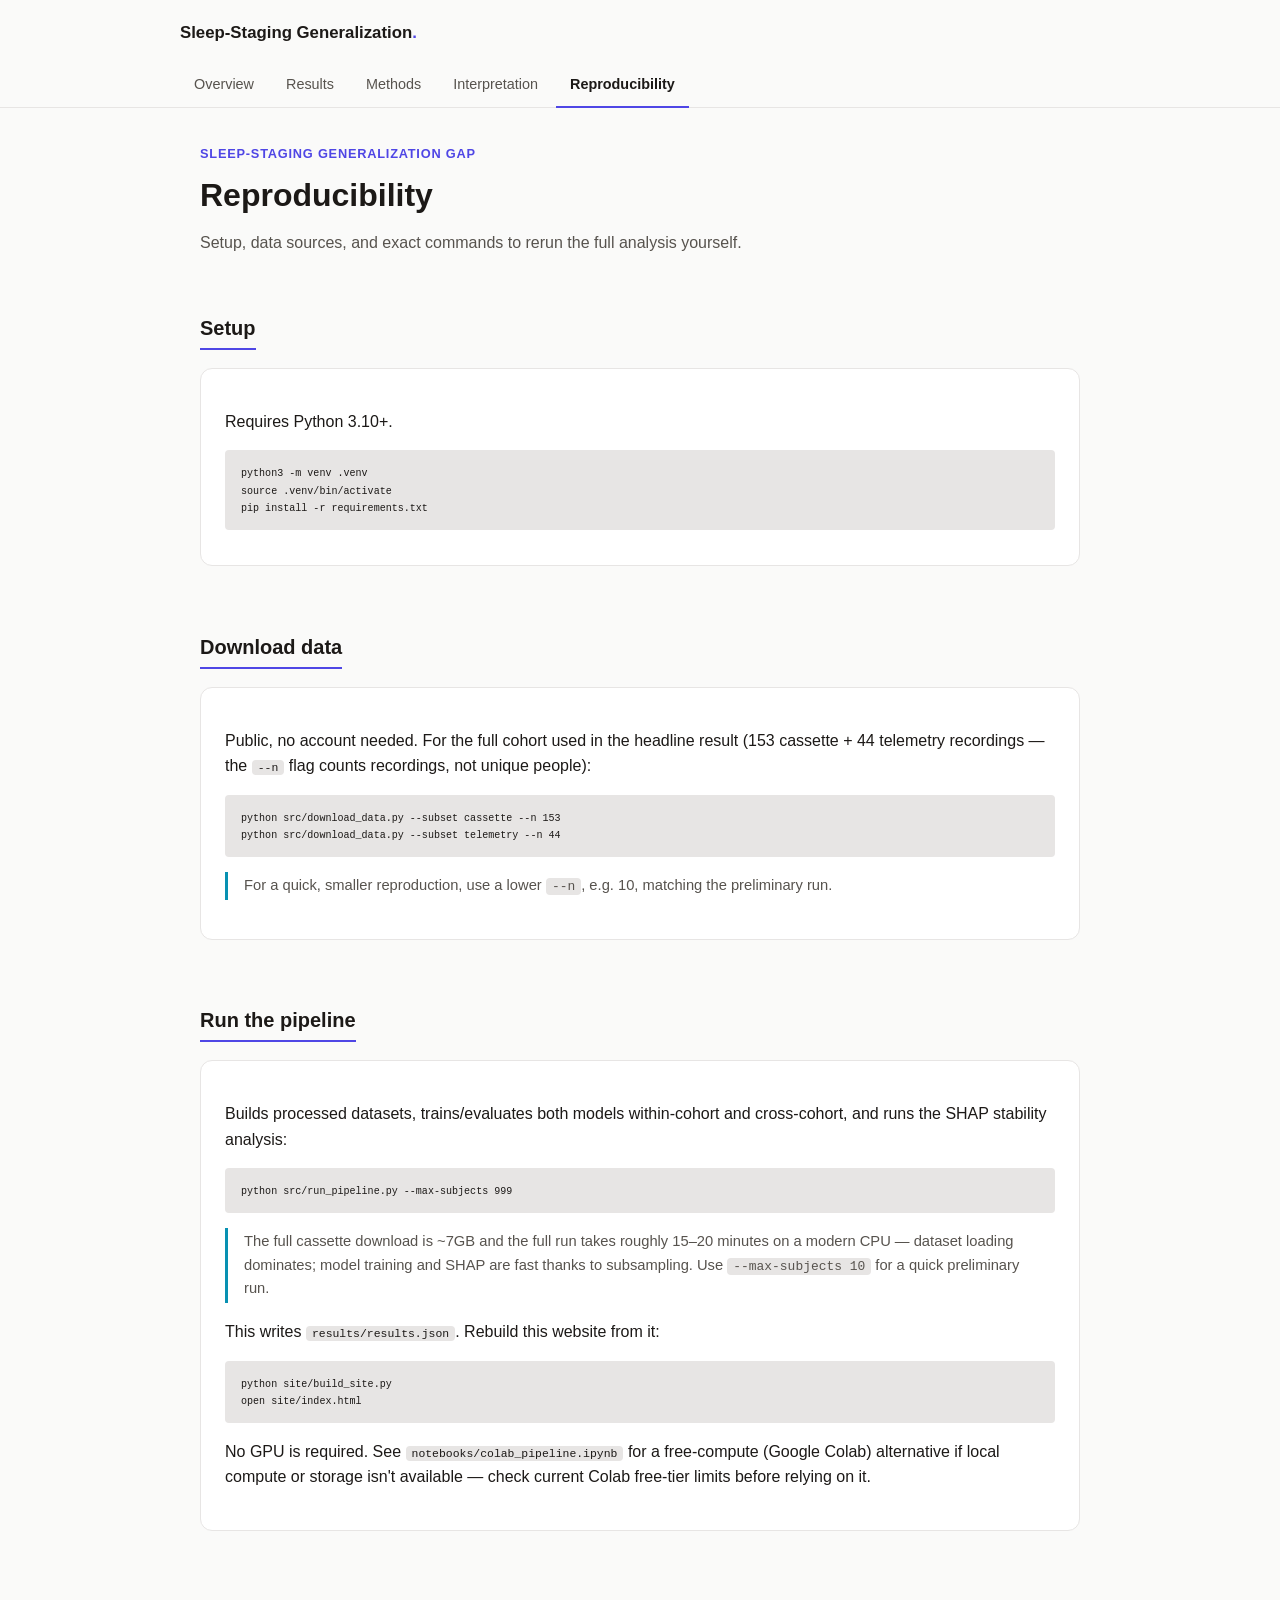
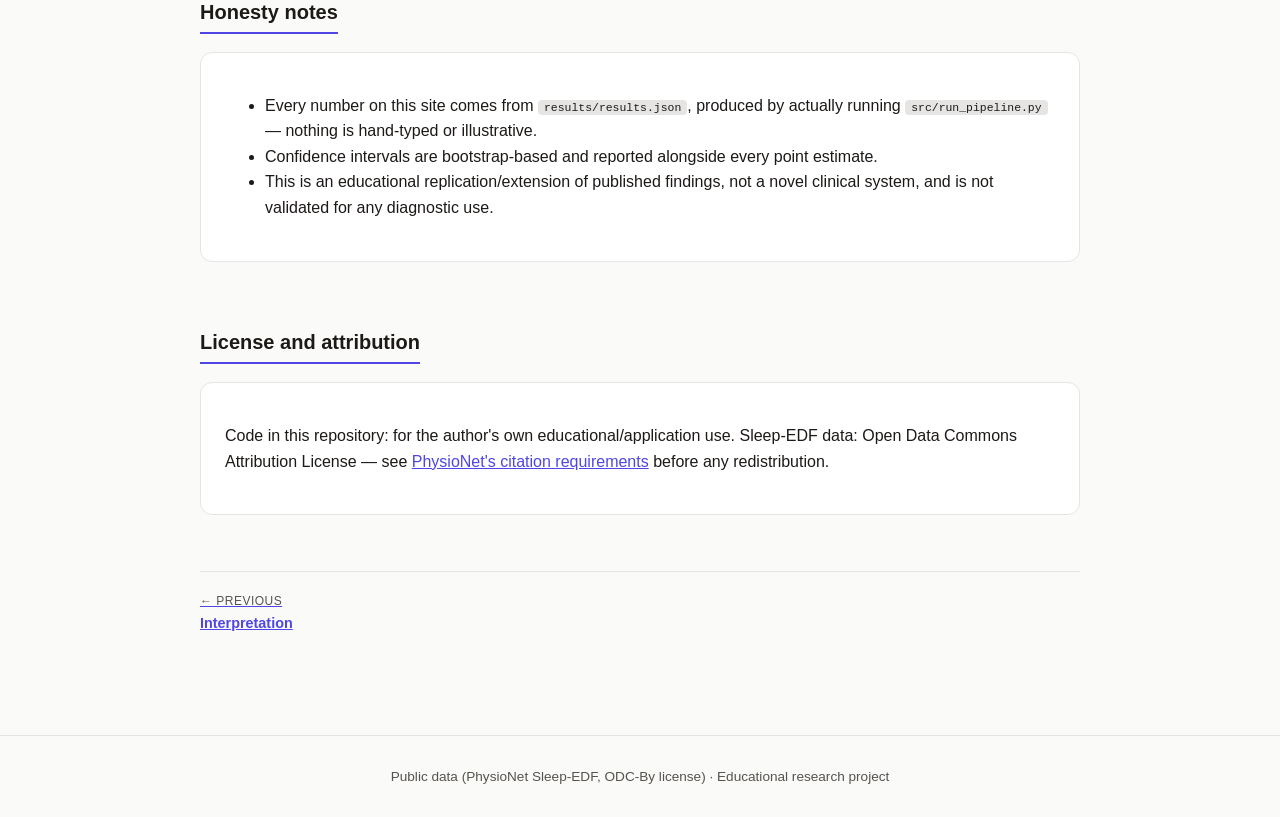
<file: site/reproducibility.html>
<!doctype html>
<html lang="en">
<head>
<meta charset="utf-8">
<meta name="viewport" content="width=device-width, initial-scale=1">
<title>Reproducibility · Sleep-Staging Generalization Gap</title>
<meta name="description" content="Setup, data sources, and how to rerun the full analysis.">
<link rel="stylesheet" href="styles.css">
</head>
<body class="">
<a class="skip-link" href="#main-content">Skip to content</a>
<div class="site-header">
  <div class="site-header-inner">
    <a class="site-title" href="index.html">Sleep-Staging Generalization<span class="dot">.</span></a>
  </div>
  <nav class="site-nav" aria-label="Primary"><a href="index.html">Overview</a>
    <a href="results.html">Results</a>
    <a href="methods.html">Methods</a>
    <a href="interpretation.html">Interpretation</a>
    <a href="reproducibility.html" class="active" aria-current="page">Reproducibility</a></nav>
</div>
<div class="page-head">
  <div class="eyebrow">Sleep-staging generalization gap</div>
  <h1>Reproducibility</h1>
  <p class="dek">Setup, data sources, and exact commands to rerun the full analysis yourself.</p>
</div>
<main id="main-content" tabindex="-1">
<section id="setup">
  <h2>Setup</h2>
  <div class="card">
    <p>Requires Python 3.10+.</p>
    <pre><code>python3 -m venv .venv
source .venv/bin/activate
pip install -r requirements.txt</code></pre>
  </div>
</section>

<section id="data-download">
  <h2>Download data</h2>
  <div class="card">
    <p>Public, no account needed. For the full cohort used in the headline result (153 cassette + 44 telemetry recordings &mdash; the <code>--n</code> flag counts recordings, not unique people):</p>
    <pre><code>python src/download_data.py --subset cassette --n 153
python src/download_data.py --subset telemetry --n 44</code></pre>
    <p class="note">For a quick, smaller reproduction, use a lower <code>--n</code>, e.g. 10, matching the preliminary run.</p>
  </div>
</section>

<section id="run">
  <h2>Run the pipeline</h2>
  <div class="card">
    <p>Builds processed datasets, trains/evaluates both models within-cohort and cross-cohort, and runs the SHAP stability analysis:</p>
    <pre><code>python src/run_pipeline.py --max-subjects 999</code></pre>
    <p class="note">The full cassette download is ~7GB and the full run takes roughly 15&ndash;20 minutes on a modern CPU &mdash; dataset loading dominates; model training and SHAP are fast thanks to subsampling. Use <code>--max-subjects 10</code> for a quick preliminary run.</p>
    <p>This writes <code>results/results.json</code>. Rebuild this website from it:</p>
    <pre><code>python site/build_site.py
open site/index.html</code></pre>
    <p>No GPU is required. See <code>notebooks/colab_pipeline.ipynb</code> for a free-compute (Google Colab) alternative if local compute or storage isn't available &mdash; check current Colab free-tier limits before relying on it.</p>
  </div>
</section>

<section id="honesty">
  <h2>Honesty notes</h2>
  <div class="card">
    <ul>
      <li>Every number on this site comes from <code>results/results.json</code>, produced by actually running <code>src/run_pipeline.py</code> &mdash; nothing is hand-typed or illustrative.</li>
      <li>Confidence intervals are bootstrap-based and reported alongside every point estimate.</li>
      <li>This is an educational replication/extension of published findings, not a novel clinical system, and is not validated for any diagnostic use.</li>
    </ul>
  </div>
</section>

<section id="license">
  <h2>License and attribution</h2>
  <div class="card">
    <p>Code in this repository: for the author's own educational/application use. Sleep-EDF data: Open Data Commons Attribution License &mdash; see <a href="https://physionet.org/content/sleep-edfx/1.0.0/" target="_blank" rel="noopener">PhysioNet's citation requirements</a> before any redistribution.</p>
  </div>
</section>

<div class="page-nav-footer"><a href="interpretation.html"><span class="dir">&larr; Previous</span>Interpretation</a></div>
</main>
<footer class="site-footer">
  Public data (PhysioNet Sleep-EDF, ODC-By license) &middot; Educational research project
</footer>
</body>
</html>
</file>
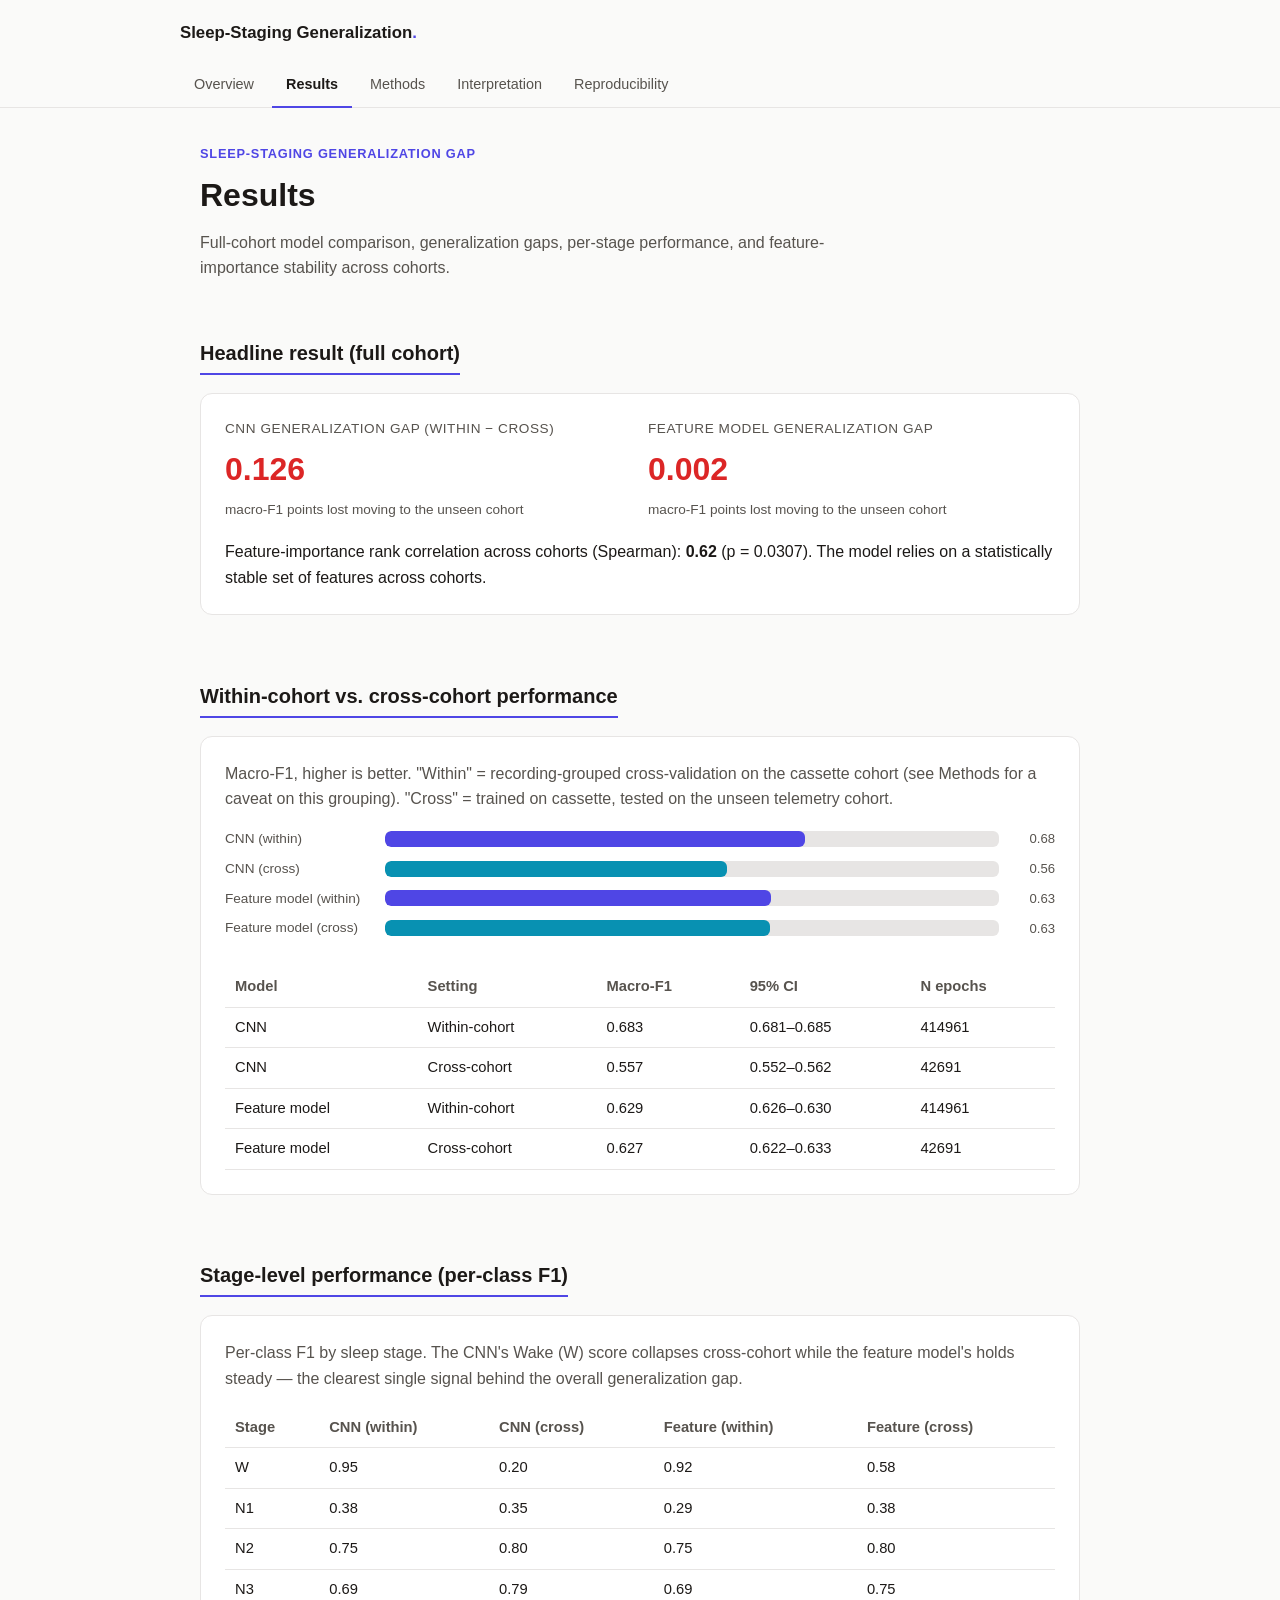
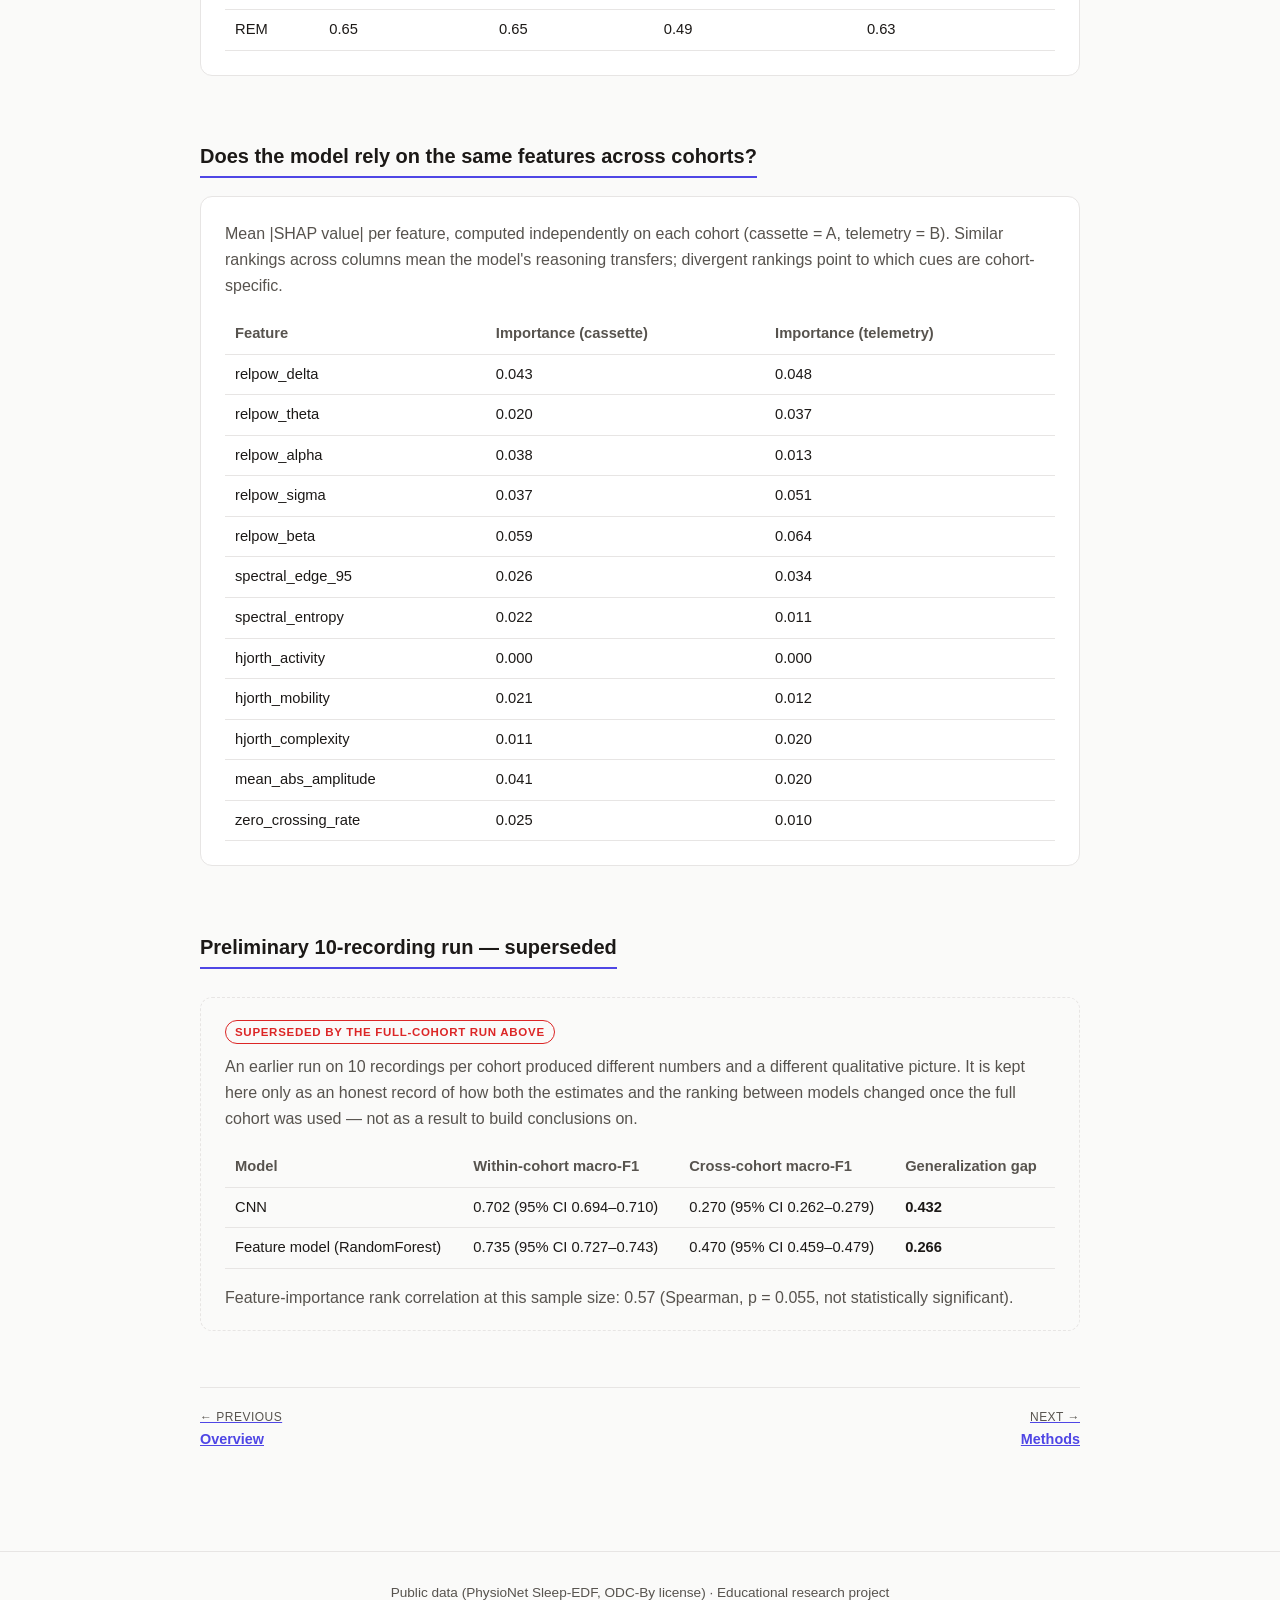
<file: site/results.html>
<!doctype html>
<html lang="en">
<head>
<meta charset="utf-8">
<meta name="viewport" content="width=device-width, initial-scale=1">
<title>Results · Sleep-Staging Generalization Gap</title>
<meta name="description" content="Full model comparison, generalization gaps, stage-level performance, and SHAP feature stability.">
<link rel="stylesheet" href="styles.css">
</head>
<body class="">
<a class="skip-link" href="#main-content">Skip to content</a>
<div class="site-header">
  <div class="site-header-inner">
    <a class="site-title" href="index.html">Sleep-Staging Generalization<span class="dot">.</span></a>
  </div>
  <nav class="site-nav" aria-label="Primary"><a href="index.html">Overview</a>
    <a href="results.html" class="active" aria-current="page">Results</a>
    <a href="methods.html">Methods</a>
    <a href="interpretation.html">Interpretation</a>
    <a href="reproducibility.html">Reproducibility</a></nav>
</div>
<div class="page-head">
  <div class="eyebrow">Sleep-staging generalization gap</div>
  <h1>Results</h1>
  <p class="dek">Full-cohort model comparison, generalization gaps, per-stage performance, and feature-importance stability across cohorts.</p>
</div>
<main id="main-content" tabindex="-1">
<section id="summary">
  <h2>Headline result (full cohort)</h2>
  <div id="headline-card" class="card"></div>
</section>

<section id="comparison">
  <h2>Within-cohort vs. cross-cohort performance</h2>
  <div class="card" id="comparison-card"></div>
</section>

<section id="stage-level">
  <h2>Stage-level performance (per-class F1)</h2>
  <div class="card" id="stage-card"></div>
</section>

<section id="interpretability">
  <h2>Does the model rely on the same features across cohorts?</h2>
  <div class="card" id="interp-card"></div>
</section>

<section id="preliminary">
  <h2>Preliminary 10-recording run &mdash; superseded</h2>
  <div class="preliminary-block">
    <span class="preliminary-tag">Superseded by the full-cohort run above</span>
    <p style="margin-top:0;color:var(--text-muted);">An earlier run on 10 recordings per cohort produced different numbers and a different qualitative picture. It is kept here only as an honest record of how both the estimates and the ranking between models changed once the full cohort was used &mdash; not as a result to build conclusions on.</p>
    <div class="table-scroll">
    <table>
      <thead><tr><th scope="col">Model</th><th scope="col">Within-cohort macro-F1</th><th scope="col">Cross-cohort macro-F1</th><th scope="col">Generalization gap</th></tr></thead>
      <tbody>
        <tr><td>CNN</td><td>0.702 (95% CI 0.694&ndash;0.710)</td><td>0.270 (95% CI 0.262&ndash;0.279)</td><td><strong>0.432</strong></td></tr>
        <tr><td>Feature model (RandomForest)</td><td>0.735 (95% CI 0.727&ndash;0.743)</td><td>0.470 (95% CI 0.459&ndash;0.479)</td><td><strong>0.266</strong></td></tr>
      </tbody>
    </table>
    </div>
    <p style="color:var(--text-muted);margin-bottom:0;">Feature-importance rank correlation at this sample size: 0.57 (Spearman, p = 0.055, not statistically significant).</p>
  </div>
</section>

<script>
const RESULTS = {"within_cassette_cnn": {"label": "within-cassette CNN", "macro_f1": 0.6833960430223183, "macro_f1_ci": [0.6813310960657173, 0.6853881737444961], "per_class_f1": {"W": 0.9505335619418072, "N1": 0.38107624776459115, "N2": 0.7500687884068605, "N3": 0.6870259826397901, "REM": 0.6482756343585426}, "confusion_matrix": [[260008, 18512, 347, 309, 6257], [873, 12892, 3360, 350, 4047], [366, 10102, 44979, 8939, 4746], [11, 124, 938, 11912, 54], [387, 4509, 1177, 128, 19634]], "n_test_epochs": 414961}, "within_cassette_feature": {"label": "within-cassette feature model", "macro_f1": 0.6285315236474852, "macro_f1_ci": [0.6264087193472945, 0.630489141751382], "per_class_f1": {"W": 0.9175381983593173, "N1": 0.2927252259104877, "N2": 0.7509839395670665, "N3": 0.6913265306122449, "REM": 0.4900837237883094}, "confusion_matrix": [[247800, 21561, 2550, 2415, 11107], [2108, 9621, 3895, 219, 5679], [2512, 7081, 47321, 5741, 6477], [482, 35, 1094, 11382, 46], [1806, 5914, 2032, 132, 15951]], "n_test_epochs": 414961}, "cross_cnn": {"label": "cassette->telemetry CNN", "macro_f1": 0.5573168767395588, "macro_f1_ci": [0.5524205819145099, 0.5618878157794747], "per_class_f1": {"W": 0.1956168831168831, "N1": 0.35338709677419355, "N2": 0.7978657132797053, "N3": 0.7864897466827503, "REM": 0.6532249438442614}, "confusion_matrix": [[482, 2681, 18, 2, 1240], [12, 2191, 136, 0, 1314], [5, 2368, 14729, 1126, 1623], [0, 67, 1393, 4890, 65], [6, 1440, 794, 2, 6107]], "n_test_epochs": 42691}, "cross_feature": {"label": "cassette->telemetry feature model", "macro_f1": 0.6270067920956552, "macro_f1_ci": [0.6220759599369822, 0.6325550423875099], "per_class_f1": {"W": 0.5786951713969776, "N1": 0.37506284565108094, "N2": 0.8001082690485858, "N3": 0.7471256901591425, "REM": 0.6340419842224896}, "confusion_matrix": [[2355, 1636, 31, 19, 382], [356, 1865, 487, 49, 896], [213, 1211, 14780, 3065, 582], [65, 11, 581, 5751, 7], [727, 1569, 1215, 96, 4742]], "n_test_epochs": 42691}, "feature_stability": {"cohort_a": "cassette", "cohort_b": "telemetry", "feature_importance_a": {"relpow_delta": 0.042516269701346726, "relpow_theta": 0.020111494660519123, "relpow_alpha": 0.03759073254714268, "relpow_sigma": 0.03717672801109991, "relpow_beta": 0.05876967655990319, "spectral_edge_95": 0.026164724184648682, "spectral_entropy": 0.022359280126218732, "hjorth_activity": 0.0, "hjorth_mobility": 0.021124712694443996, "hjorth_complexity": 0.010793996082818337, "mean_abs_amplitude": 0.04127312710990858, "zero_crossing_rate": 0.02472303470719026}, "feature_importance_b": {"relpow_delta": 0.048008992680854096, "relpow_theta": 0.03699034088246733, "relpow_alpha": 0.013066290152842344, "relpow_sigma": 0.05066992171937356, "relpow_beta": 0.0635468217363225, "spectral_edge_95": 0.034332545442129325, "spectral_entropy": 0.011370832275490773, "hjorth_activity": 3.0718488789108716e-05, "hjorth_mobility": 0.012160261976494446, "hjorth_complexity": 0.019693689865235325, "mean_abs_amplitude": 0.02021919802335972, "zero_crossing_rate": 0.00977455767202757}, "spearman_rank_correlation": 0.6223776223776225, "spearman_pvalue": 0.03067589506164015}, "generalization_gap": {"cnn_gap": 0.1260791662827595, "feature_gap": 0.001524731551829972}};

function fmt(x, d=3) { return (x === undefined || x === null) ? "–" : x.toFixed(d); }

function renderHeadline() {
  const el = document.getElementById("headline-card");
  if (!el) return;
  if (!RESULTS || !RESULTS.generalization_gap) {
    el.innerHTML = '<p class="no-data">No results yet.</p>';
    return;
  }
  const gap = RESULTS.generalization_gap;
  const stab = RESULTS.feature_stability;
  el.innerHTML = `
    <div class="grid-2">
      <div>
        <div class="metric-label">CNN generalization gap (within − cross)</div>
        <div class="metric-value ${gap.cnn_gap > 0 ? 'gap-bad' : 'gap-good'}">${fmt(gap.cnn_gap)}</div>
        <div class="metric-ci">macro-F1 points lost moving to the unseen cohort</div>
      </div>
      <div>
        <div class="metric-label">Feature model generalization gap</div>
        <div class="metric-value ${gap.feature_gap > 0 ? 'gap-bad' : 'gap-good'}">${fmt(gap.feature_gap)}</div>
        <div class="metric-ci">macro-F1 points lost moving to the unseen cohort</div>
      </div>
    </div>
    <p style="margin-top:18px;margin-bottom:0;">Feature-importance rank correlation across cohorts (Spearman): <strong>${fmt(stab ? stab.spearman_rank_correlation : null, 2)}</strong> (p = ${stab ? fmt(stab.spearman_pvalue, 4) : '–'}). ${stab && stab.spearman_pvalue < 0.05 ? 'The model relies on a statistically stable set of features across cohorts.' : 'There is no statistically significant evidence of stable feature reliance across cohorts at this sample size.'}</p>
  `;
}

function bar(label, value, max, color) {
  const pct = Math.max(0, Math.min(100, (value / max) * 100));
  return `<div class="bar-row">
    <div class="bar-label">${label}</div>
    <div class="bar-track"><div class="bar-fill" style="width:${pct}%;background:${color}"></div></div>
    <div class="bar-val">${fmt(value, 2)}</div>
  </div>`;
}

function renderComparison() {
  const el = document.getElementById("comparison-card");
  if (!el) return;
  const r = RESULTS;
  if (!r || !r.within_cassette_cnn) { el.innerHTML = '<p class="no-data">No results yet.</p>'; return; }
  el.innerHTML = `
    <p style="color:var(--text-muted);margin-top:0;">Macro-F1, higher is better. "Within" = recording-grouped cross-validation on the cassette cohort (see Methods for a caveat on this grouping). "Cross" = trained on cassette, tested on the unseen telemetry cohort.</p>
    ${bar("CNN (within)", r.within_cassette_cnn.macro_f1, 1, "var(--accent)")}
    ${bar("CNN (cross)", r.cross_cnn.macro_f1, 1, "var(--accent-2)")}
    ${bar("Feature model (within)", r.within_cassette_feature.macro_f1, 1, "var(--accent)")}
    ${bar("Feature model (cross)", r.cross_feature.macro_f1, 1, "var(--accent-2)")}
    <div class="table-scroll">
    <table style="margin-top:20px;">
      <thead><tr><th scope="col">Model</th><th scope="col">Setting</th><th scope="col">Macro-F1</th><th scope="col">95% CI</th><th scope="col">N epochs</th></tr></thead>
      <tbody>
        <tr><td>CNN</td><td>Within-cohort</td><td>${fmt(r.within_cassette_cnn.macro_f1)}</td><td>${fmt(r.within_cassette_cnn.macro_f1_ci[0])}–${fmt(r.within_cassette_cnn.macro_f1_ci[1])}</td><td>${r.within_cassette_cnn.n_test_epochs}</td></tr>
        <tr><td>CNN</td><td>Cross-cohort</td><td>${fmt(r.cross_cnn.macro_f1)}</td><td>${fmt(r.cross_cnn.macro_f1_ci[0])}–${fmt(r.cross_cnn.macro_f1_ci[1])}</td><td>${r.cross_cnn.n_test_epochs}</td></tr>
        <tr><td>Feature model</td><td>Within-cohort</td><td>${fmt(r.within_cassette_feature.macro_f1)}</td><td>${fmt(r.within_cassette_feature.macro_f1_ci[0])}–${fmt(r.within_cassette_feature.macro_f1_ci[1])}</td><td>${r.within_cassette_feature.n_test_epochs}</td></tr>
        <tr><td>Feature model</td><td>Cross-cohort</td><td>${fmt(r.cross_feature.macro_f1)}</td><td>${fmt(r.cross_feature.macro_f1_ci[0])}–${fmt(r.cross_feature.macro_f1_ci[1])}</td><td>${r.cross_feature.n_test_epochs}</td></tr>
      </tbody>
    </table>
    </div>
  `;
}

function renderPreview() {
  var card = document.getElementById("preview-card");
  var note = document.getElementById("preview-note");
  if (!card) return;
  var r = RESULTS;
  if (!r || !r.within_cassette_cnn) {
    card.innerHTML = '<p class="no-data">No results yet.</p>';
    if (note) note.textContent = "";
    return;
  }
  var gap = r.generalization_gap;
  function row(label, value) {
    return '<div class="preview-row"><span>' + label + '</span><strong>' + fmt(value, 3) + '</strong></div>';
  }
  function gapRow(value) {
    var cls = value <= 0.02 ? "preview-gap-good" : "preview-gap-bad";
    return '<div class="preview-row"><span>Generalization gap</span><strong class="' + cls + '">' + fmt(value, 3) + '</strong></div>';
  }
  card.innerHTML =
    '<div class="preview-grid">' +
      '<div class="preview-model-card">' +
        '<p class="preview-model-name">CNN</p>' +
        row("Within-cohort macro-F1", r.within_cassette_cnn.macro_f1) +
        row("Cross-cohort macro-F1", r.cross_cnn.macro_f1) +
        gapRow(gap.cnn_gap) +
      '</div>' +
      '<div class="preview-model-card">' +
        '<p class="preview-model-name">Feature model (RandomForest)</p>' +
        row("Within-cohort macro-F1", r.within_cassette_feature.macro_f1) +
        row("Cross-cohort macro-F1", r.cross_feature.macro_f1) +
        gapRow(gap.feature_gap) +
      '</div>' +
    '</div>';
  if (note) {
    note.textContent = "The CNN still loses accuracy on the unseen cohort; the RandomForest's cross-cohort score is close enough to its within-cohort score that the full Results and Interpretation pages treat it as no detectable difference, not proof of flawless generalization.";
  }
}

function renderStageLevel() {
  const el = document.getElementById("stage-card");
  if (!el) return;
  const r = RESULTS;
  if (!r || !r.within_cassette_cnn) { el.innerHTML = '<p class="no-data">No results yet.</p>'; return; }
  const stages = ["W", "N1", "N2", "N3", "REM"];
  const rows = stages.map(s => `
    <tr>
      <td>${s}</td>
      <td>${fmt(r.within_cassette_cnn.per_class_f1[s], 2)}</td>
      <td>${fmt(r.cross_cnn.per_class_f1[s], 2)}</td>
      <td>${fmt(r.within_cassette_feature.per_class_f1[s], 2)}</td>
      <td>${fmt(r.cross_feature.per_class_f1[s], 2)}</td>
    </tr>
  `).join("");
  el.innerHTML = `
    <p style="color:var(--text-muted);margin-top:0;">Per-class F1 by sleep stage. The CNN's Wake (W) score collapses cross-cohort while the feature model's holds steady &mdash; the clearest single signal behind the overall generalization gap.</p>
    <div class="table-scroll">
    <table>
      <thead><tr><th scope="col">Stage</th><th scope="col">CNN (within)</th><th scope="col">CNN (cross)</th><th scope="col">Feature (within)</th><th scope="col">Feature (cross)</th></tr></thead>
      <tbody>${rows}</tbody>
    </table>
    </div>
  `;
}

function renderInterp() {
  const el = document.getElementById("interp-card");
  if (!el) return;
  const stab = RESULTS ? RESULTS.feature_stability : null;
  if (!stab) { el.innerHTML = '<p class="no-data">No results yet.</p>'; return; }
  const feats = Object.keys(stab.feature_importance_a);
  let rows = feats.map(f => `
    <tr><td>${f}</td><td>${fmt(stab.feature_importance_a[f], 3)}</td><td>${fmt(stab.feature_importance_b[f], 3)}</td></tr>
  `).join("");
  el.innerHTML = `
    <p style="color:var(--text-muted);margin-top:0;">Mean |SHAP value| per feature, computed independently on each cohort (cassette = A, telemetry = B). Similar rankings across columns mean the model's reasoning transfers; divergent rankings point to which cues are cohort-specific.</p>
    <div class="table-scroll">
    <table>
      <thead><tr><th scope="col">Feature</th><th scope="col">Importance (cassette)</th><th scope="col">Importance (telemetry)</th></tr></thead>
      <tbody>${rows}</tbody>
    </table>
    </div>
  `;
}

renderHeadline();
renderComparison();
renderPreview();
renderStageLevel();
renderInterp();
</script>

<div class="page-nav-footer"><a href="index.html"><span class="dir">&larr; Previous</span>Overview</a><a href="methods.html" style="text-align:right;"><span class="dir">Next &rarr;</span>Methods</a></div>
</main>
<footer class="site-footer">
  Public data (PhysioNet Sleep-EDF, ODC-By license) &middot; Educational research project
</footer>
</body>
</html>
</file>
<file: site/styles.css>
:root {
  --bg: #fafaf9;
  --bg-elev: #ffffff;
  --text: #1c1917;
  --text-muted: #57534e;
  --border: #e7e5e4;
  --accent: #4f46e5;
  --accent-2: #0891b2;
  --good: #16a34a;
  --bad: #dc2626;
  --radius: 12px;
  --max-w: 920px;
}
@media (prefers-color-scheme: dark) {
  :root:not([data-theme="light"]) {
    --bg: #121110;
    --bg-elev: #1c1a19;
    --text: #f5f5f4;
    --text-muted: #a8a29e;
    --border: #332f2d;
    --accent: #818cf8;
    --accent-2: #22d3ee;
    --good: #4ade80;
    --bad: #f87171;
  }
}
:root[data-theme="dark"] {
  --bg: #121110;
  --bg-elev: #1c1a19;
  --text: #f5f5f4;
  --text-muted: #a8a29e;
  --border: #332f2d;
  --accent: #818cf8;
  --accent-2: #22d3ee;
  --good: #4ade80;
  --bad: #f87171;
}
* { box-sizing: border-box; }
html, body { margin: 0; }

.skip-link {
  position: absolute;
  left: 12px;
  top: -48px;
  background: var(--accent);
  color: #fff;
  padding: 10px 16px;
  border-radius: 6px;
  z-index: 100;
  transition: top 0.15s ease;
}
.skip-link:focus {
  top: 12px;
}
:focus-visible {
  outline: 2px solid var(--accent);
  outline-offset: 2px;
}
body {
  background: var(--bg);
  color: var(--text);
  font-family: -apple-system, BlinkMacSystemFont, "Segoe UI", Inter, Roboto, sans-serif;
  line-height: 1.6;
}

/* site header + nav */
.site-header {
  border-bottom: 1px solid var(--border);
  padding: 20px 20px 0;
}
.site-header-inner {
  max-width: var(--max-w);
  margin: 0 auto;
  display: flex;
  flex-wrap: wrap;
  align-items: baseline;
  justify-content: space-between;
  gap: 12px;
  padding-bottom: 16px;
}
.site-title {
  font-weight: 700;
  font-size: 1.05rem;
  text-decoration: none;
  color: var(--text);
}
.site-title .dot { color: var(--accent); }
nav.site-nav {
  max-width: var(--max-w);
  margin: 0 auto;
  display: flex;
  gap: 4px;
  flex-wrap: wrap;
}
nav.site-nav a {
  display: inline-block;
  padding: 10px 14px;
  font-size: 0.9rem;
  text-decoration: none;
  color: var(--text-muted);
  border-bottom: 2px solid transparent;
  margin-bottom: -1px;
}
nav.site-nav a:hover { color: var(--text); }
nav.site-nav a.active {
  color: var(--text);
  border-bottom-color: var(--accent);
  font-weight: 600;
}

/* welcome hero (overview page only) — deliberately single-themed (dark
   night sky) regardless of the viewer's light/dark preference, since it is
   a self-contained visual moment rather than a themed content surface. */
.welcome-hero {
  position: relative;
  min-height: 560px;
  min-height: calc(100svh - 112px);
  display: flex;
  align-items: center;
  justify-content: center;
  overflow: hidden;
  background: radial-gradient(ellipse at 50% -10%, #2a2a52 0%, #15152e 45%, #0a0a18 100%);
  padding-block: 64px;
  padding-left: max(20px, env(safe-area-inset-left, 0px));
  padding-right: max(20px, env(safe-area-inset-right, 0px));
}
.welcome-sky {
  position: absolute;
  inset: 0;
  pointer-events: none;
}
.welcome-stars {
  position: absolute;
  inset: 0;
}
/* Three depth layers: a dim distant field, a brighter mid field, and a
   handful of larger "near" stars that twinkle individually on their own
   offset timing — layered rather than one uniform flat field. */
.welcome-stars::before,
.welcome-stars::after {
  content: "";
  position: absolute;
  inset: 0;
}
.welcome-stars::before {
  /* distant, dim, dense */
  background-image:
    radial-gradient(0.8px 0.8px at 6% 12%, rgba(255,255,255,0.35), transparent),
    radial-gradient(0.8px 0.8px at 18% 42%, rgba(255,255,255,0.3), transparent),
    radial-gradient(0.8px 0.8px at 30% 78%, rgba(255,255,255,0.4), transparent),
    radial-gradient(0.8px 0.8px at 46% 24%, rgba(255,255,255,0.3), transparent),
    radial-gradient(0.8px 0.8px at 58% 62%, rgba(255,255,255,0.35), transparent),
    radial-gradient(0.8px 0.8px at 66% 10%, rgba(255,255,255,0.3), transparent),
    radial-gradient(0.8px 0.8px at 74% 48%, rgba(255,255,255,0.4), transparent),
    radial-gradient(0.8px 0.8px at 82% 84%, rgba(255,255,255,0.3), transparent),
    radial-gradient(0.8px 0.8px at 90% 30%, rgba(255,255,255,0.35), transparent),
    radial-gradient(0.8px 0.8px at 97% 66%, rgba(255,255,255,0.3), transparent),
    radial-gradient(0.8px 0.8px at 12% 92%, rgba(255,255,255,0.3), transparent),
    radial-gradient(0.8px 0.8px at 38% 8%, rgba(255,255,255,0.3), transparent);
  opacity: 0.9;
  animation: twinkle-slow 9s ease-in-out infinite alternate;
}
.welcome-stars::after {
  /* mid field, slightly brighter/larger */
  background-image:
    radial-gradient(1.3px 1.3px at 10% 20%, rgba(255,255,255,0.85), transparent),
    radial-gradient(1px 1px at 25% 65%, rgba(255,255,255,0.65), transparent),
    radial-gradient(1.3px 1.3px at 40% 15%, rgba(255,255,255,0.75), transparent),
    radial-gradient(1px 1px at 55% 80%, rgba(255,255,255,0.55), transparent),
    radial-gradient(1.3px 1.3px at 70% 35%, rgba(255,255,255,0.8), transparent),
    radial-gradient(1px 1px at 85% 60%, rgba(255,255,255,0.65), transparent),
    radial-gradient(1.3px 1.3px at 92% 20%, rgba(255,255,255,0.75), transparent),
    radial-gradient(1px 1px at 15% 90%, rgba(255,255,255,0.55), transparent),
    radial-gradient(1.3px 1.3px at 60% 50%, rgba(255,255,255,0.65), transparent),
    radial-gradient(1px 1px at 35% 40%, rgba(255,255,255,0.45), transparent);
  opacity: 0.85;
  animation: twinkle 7s ease-in-out infinite alternate;
  animation-delay: -2.5s;
}
.welcome-stars-near {
  position: absolute;
  inset: 0;
  background-image:
    radial-gradient(2px 2px at 22% 30%, rgba(255,255,255,0.95), transparent),
    radial-gradient(2.2px 2.2px at 78% 22%, rgba(255,255,255,0.9), transparent),
    radial-gradient(1.8px 1.8px at 48% 72%, rgba(255,255,255,0.95), transparent),
    radial-gradient(2px 2px at 88% 58%, rgba(255,255,255,0.85), transparent);
  animation: sparkle 4.5s ease-in-out infinite;
}
.welcome-stars-near::after {
  content: "";
  position: absolute;
  inset: 0;
  background-image:
    radial-gradient(2px 2px at 14% 70%, rgba(255,255,255,0.9), transparent),
    radial-gradient(2.2px 2.2px at 62% 12%, rgba(255,255,255,0.95), transparent);
  animation: sparkle 5.5s ease-in-out infinite;
  animation-delay: -2s;
}
.welcome-glow {
  position: absolute;
  border-radius: 50%;
  filter: blur(60px);
  opacity: 0.55;
}
.welcome-glow-1 {
  width: 320px;
  height: 320px;
  top: 8%;
  left: 12%;
  background: #6366f1;
  animation: drift-1 26s ease-in-out infinite alternate;
}
.welcome-glow-2 {
  width: 260px;
  height: 260px;
  bottom: 6%;
  right: 10%;
  background: #22d3ee;
  opacity: 0.35;
  animation: drift-2 32s ease-in-out infinite alternate;
}
.welcome-glow-3 {
  width: 220px;
  height: 220px;
  top: 40%;
  right: 25%;
  background: #a78bfa;
  opacity: 0.3;
  animation: drift-3 22s ease-in-out infinite alternate;
}
.welcome-glow-4 {
  width: 180px;
  height: 180px;
  bottom: 30%;
  left: 30%;
  background: #f0abfc;
  opacity: 0.18;
  animation: drift-2 28s ease-in-out infinite alternate;
  animation-delay: -6s;
}
@keyframes twinkle {
  from { opacity: 0.55; }
  to { opacity: 0.95; }
}
@keyframes twinkle-slow {
  from { opacity: 0.7; }
  to { opacity: 1; }
}
@keyframes sparkle {
  0%, 100% { opacity: 0.25; }
  50% { opacity: 1; }
}
@keyframes drift-1 {
  from { transform: translate(0, 0) scale(1); }
  to { transform: translate(24px, 18px) scale(1.08); }
}
@keyframes drift-2 {
  from { transform: translate(0, 0) scale(1); }
  to { transform: translate(-20px, -16px) scale(1.05); }
}
@keyframes drift-3 {
  from { transform: translate(0, 0) scale(1); }
  to { transform: translate(14px, -22px) scale(1.1); }
}
@media (prefers-reduced-motion: reduce) {
  .welcome-stars::before, .welcome-stars::after, .welcome-stars-near, .welcome-stars-near::after,
  .welcome-glow-1, .welcome-glow-2, .welcome-glow-3, .welcome-glow-4 {
    animation: none;
  }
}
.welcome-content {
  position: relative;
  z-index: 1;
  text-align: center;
  max-width: 680px;
}
.welcome-eyebrow {
  color: #c7d2fe;
  font-size: 0.8rem;
  text-transform: uppercase;
  letter-spacing: 0.12em;
  font-weight: 600;
  margin: 0 0 18px;
}
.welcome-title {
  color: #fdfdfe;
  font-size: clamp(1.8rem, 5vw, 3rem);
  line-height: 1.15;
  margin: 0 0 20px;
  text-wrap: balance;
}
.welcome-sub {
  color: #cfd3e6;
  font-size: clamp(1rem, 2vw, 1.15rem);
  line-height: 1.6;
  margin: 0 auto 36px;
  max-width: 560px;
}
.welcome-actions {
  display: flex;
  flex-direction: column;
  align-items: center;
  gap: 18px;
}
.welcome-cta {
  display: inline-block;
  background: #818cf8;
  color: #0a0a18;
  font-weight: 700;
  font-size: 1.05rem;
  padding: 14px 32px;
  border-radius: 999px;
  text-decoration: none;
  box-shadow: 0 8px 28px rgba(99, 102, 241, 0.45);
  transition: transform 0.15s ease, box-shadow 0.15s ease, background 0.15s ease;
}
.welcome-cta:hover {
  background: #a5b4fc;
  transform: translateY(-1px);
  box-shadow: 0 10px 32px rgba(99, 102, 241, 0.55);
}
@media (prefers-reduced-motion: reduce) {
  .welcome-cta { transition: none; }
  .welcome-cta:hover { transform: none; }
}
.welcome-secondary {
  color: #cfd3e6;
  font-size: 0.9rem;
  text-decoration: underline;
  text-underline-offset: 3px;
  text-decoration-color: rgba(207, 211, 230, 0.5);
}
.welcome-secondary:hover {
  color: #fdfdfe;
  text-decoration-color: #fdfdfe;
}
.welcome-hero :focus-visible {
  outline: 2px solid #fdfdfe;
  outline-offset: 3px;
}
#overview-detail {
  scroll-margin-top: 16px;
}
@media (max-width: 640px) {
  .welcome-hero { min-height: calc(100svh - 150px); }
}

/* "Explore the findings" exit transition: the hero content gently scales
   down and dims, like the camera pulling back, right before the page
   scrolls into the results preview below. */
.welcome-hero {
  transition: filter 0.6s ease;
}
.welcome-hero.hero-exit {
  filter: brightness(0.82);
}
.welcome-hero .welcome-content {
  transition: opacity 0.55s ease, transform 0.55s ease;
}
.welcome-hero.hero-exit .welcome-content {
  opacity: 0;
  transform: scale(0.94) translateY(-6px);
}
@media (prefers-reduced-motion: reduce) {
  .welcome-hero,
  .welcome-hero .welcome-content {
    transition: none;
  }
}

/* Results preview: the night sky opens up into daylight, carrying the
   real headline numbers before the full Results page. Deliberately
   single-themed (continuation of the hero), like the hero above it. */
.results-preview {
  /* The gradient is decorative atmosphere only (fades into the normal page
     background behind/below the panel); all text lives inside
     .results-preview-panel, which carries its own solid-enough dark
     background so legibility never depends on scroll position within
     this gradient. */
  background: linear-gradient(180deg, #0a0a18 0%, #14142c 45%, var(--bg) 100%);
  padding: 72px 20px 64px;
  text-align: center;
  opacity: 0;
  transform: translateY(18px);
  transition: opacity 0.7s ease, transform 0.7s ease;
}
.results-preview-panel {
  background: #121228;
  border: 1px solid rgba(255,255,255,0.1);
  border-radius: 20px;
  padding: 40px 28px 36px;
  box-shadow: 0 24px 60px rgba(0,0,0,0.35);
}
.results-preview.visible {
  opacity: 1;
  transform: none;
}
@media (prefers-reduced-motion: reduce) {
  .results-preview {
    opacity: 1;
    transform: none;
    transition: none;
  }
}
.results-preview-inner {
  max-width: var(--max-w);
  margin: 0 auto;
}
.results-preview-eyebrow {
  color: #c7d2fe;
  font-size: 0.78rem;
  text-transform: uppercase;
  letter-spacing: 0.1em;
  font-weight: 600;
  margin: 0 0 14px;
}
.results-preview-title {
  color: #fdfdfe;
  font-size: clamp(1.4rem, 3.4vw, 1.9rem);
  margin: 0 0 32px;
  text-wrap: balance;
}
.preview-grid {
  display: grid;
  grid-template-columns: 1fr 1fr;
  gap: 16px;
  max-width: 680px;
  margin: 0 auto 28px;
  text-align: left;
}
@media (max-width: 640px) {
  .preview-grid { grid-template-columns: 1fr; }
}
.preview-model-card {
  background: rgba(255,255,255,0.06);
  border: 1px solid rgba(255,255,255,0.14);
  border-radius: var(--radius);
  padding: 20px 22px;
  backdrop-filter: blur(6px);
}
.preview-model-name {
  color: #fdfdfe;
  font-weight: 700;
  font-size: 1rem;
  margin: 0 0 12px;
}
.preview-row {
  display: flex;
  justify-content: space-between;
  font-size: 0.88rem;
  color: #cfd3e6;
  padding: 5px 0;
  border-top: 1px solid rgba(255,255,255,0.1);
  font-variant-numeric: tabular-nums;
}
.preview-row:first-of-type { border-top: none; }
.preview-row strong { color: #fdfdfe; }
.preview-gap-good { color: #86efac; }
.preview-gap-bad { color: #fca5a5; }
.results-preview-note {
  color: #cfd3e6;
  max-width: 560px;
  margin: 0 auto 30px;
  font-size: 0.92rem;
  line-height: 1.6;
}
.results-preview-link {
  display: inline-block;
  color: #fdfdfe;
  font-weight: 600;
  font-size: 0.95rem;
  text-decoration: underline;
  text-underline-offset: 3px;
  text-decoration-color: rgba(253,253,254,0.5);
}
.results-preview-link:hover {
  text-decoration-color: #fdfdfe;
}
.results-preview :focus-visible {
  outline: 2px solid #fdfdfe;
  outline-offset: 3px;
}

/* page header (non-overview pages) */
.page-head {
  max-width: var(--max-w);
  margin: 0 auto;
  padding: 36px 20px 0;
}
.page-head .eyebrow {
  color: var(--accent);
  font-size: 0.8rem;
  text-transform: uppercase;
  letter-spacing: 0.06em;
  font-weight: 600;
}
.page-head h1 {
  font-size: clamp(1.5rem, 3.6vw, 2rem);
  margin: 6px 0 8px;
}
.page-head p.dek {
  color: var(--text-muted);
  max-width: 680px;
  margin: 0;
}

main { max-width: var(--max-w); margin: 0 auto; padding: 40px 20px 100px; }
body.page-welcome main {
  max-width: none;
  padding: 0;
}
body.page-welcome #overview-detail {
  max-width: var(--max-w);
  margin: 0 auto;
  padding: 40px 20px 100px;
}
section { margin-bottom: 48px; }
section:last-child { margin-bottom: 0; }
h2 {
  font-size: 1.25rem;
  border-bottom: 2px solid var(--accent);
  display: inline-block;
  padding-bottom: 4px;
  margin-bottom: 18px;
}
h3 { font-size: 1.05rem; margin: 0 0 10px; }
.card {
  background: var(--bg-elev);
  border: 1px solid var(--border);
  border-radius: var(--radius);
  padding: 24px;
  margin-bottom: 16px;
}
.grid-2 { display: grid; grid-template-columns: 1fr 1fr; gap: 16px; }
@media (max-width: 640px) { .grid-2 { grid-template-columns: 1fr; } }
.metric-label { color: var(--text-muted); font-size: 0.85rem; text-transform: uppercase; letter-spacing: 0.04em; }
.metric-value { font-size: 2rem; font-weight: 700; margin: 4px 0; }
.metric-ci { color: var(--text-muted); font-size: 0.85rem; }
.gap-good { color: var(--good); }
.gap-bad { color: var(--bad); }
table { width: 100%; border-collapse: collapse; font-size: 0.92rem; }
th, td { text-align: left; padding: 8px 10px; border-bottom: 1px solid var(--border); }
th { color: var(--text-muted); font-weight: 600; }
.table-scroll { overflow-x: auto; }
.bar-row { display: flex; align-items: center; gap: 10px; margin-bottom: 8px; }
.bar-label { width: 150px; font-size: 0.85rem; color: var(--text-muted); flex-shrink: 0; }
.bar-track { flex: 1; background: var(--border); border-radius: 6px; height: 16px; overflow: hidden; min-width: 0; }
.bar-fill { height: 100%; border-radius: 6px; }
.bar-val { width: 46px; font-size: 0.82rem; text-align: right; color: var(--text-muted); flex-shrink: 0; }
code, pre {
  background: var(--border);
  border-radius: 4px;
  font-size: 0.88em;
}
code { padding: 1px 6px; }
pre {
  padding: 14px 16px;
  overflow-x: auto;
  line-height: 1.5;
}
pre code { background: none; padding: 0; }
a { color: var(--accent); }
ul.refs li { margin-bottom: 10px; }
.limits { border-left: 3px solid var(--accent-2); padding-left: 16px; color: var(--text-muted); }
.note {
  border-left: 3px solid var(--accent-2);
  padding: 2px 16px;
  color: var(--text-muted);
  font-size: 0.92rem;
}
.preliminary-block {
  border: 1px dashed var(--border);
  border-radius: var(--radius);
  padding: 20px 24px;
  margin-top: 10px;
}
.preliminary-tag {
  display: inline-block;
  font-size: 0.72rem;
  text-transform: uppercase;
  letter-spacing: 0.06em;
  font-weight: 700;
  color: var(--bad);
  border: 1px solid var(--bad);
  border-radius: 999px;
  padding: 2px 9px;
  margin-bottom: 10px;
}
.page-nav-footer {
  display: flex;
  justify-content: space-between;
  gap: 16px;
  margin-top: 56px;
  padding-top: 20px;
  border-top: 1px solid var(--border);
  font-size: 0.9rem;
  flex-wrap: wrap;
}
.page-nav-footer a { font-weight: 600; }
.page-nav-footer .dir { display: block; font-size: 0.75rem; color: var(--text-muted); font-weight: 400; text-transform: uppercase; letter-spacing: 0.04em; }
.site-footer { text-align: center; padding: 30px 20px; color: var(--text-muted); font-size: 0.85rem; border-top: 1px solid var(--border); }
.no-data { padding: 40px; text-align: center; color: var(--text-muted); }
</file>
